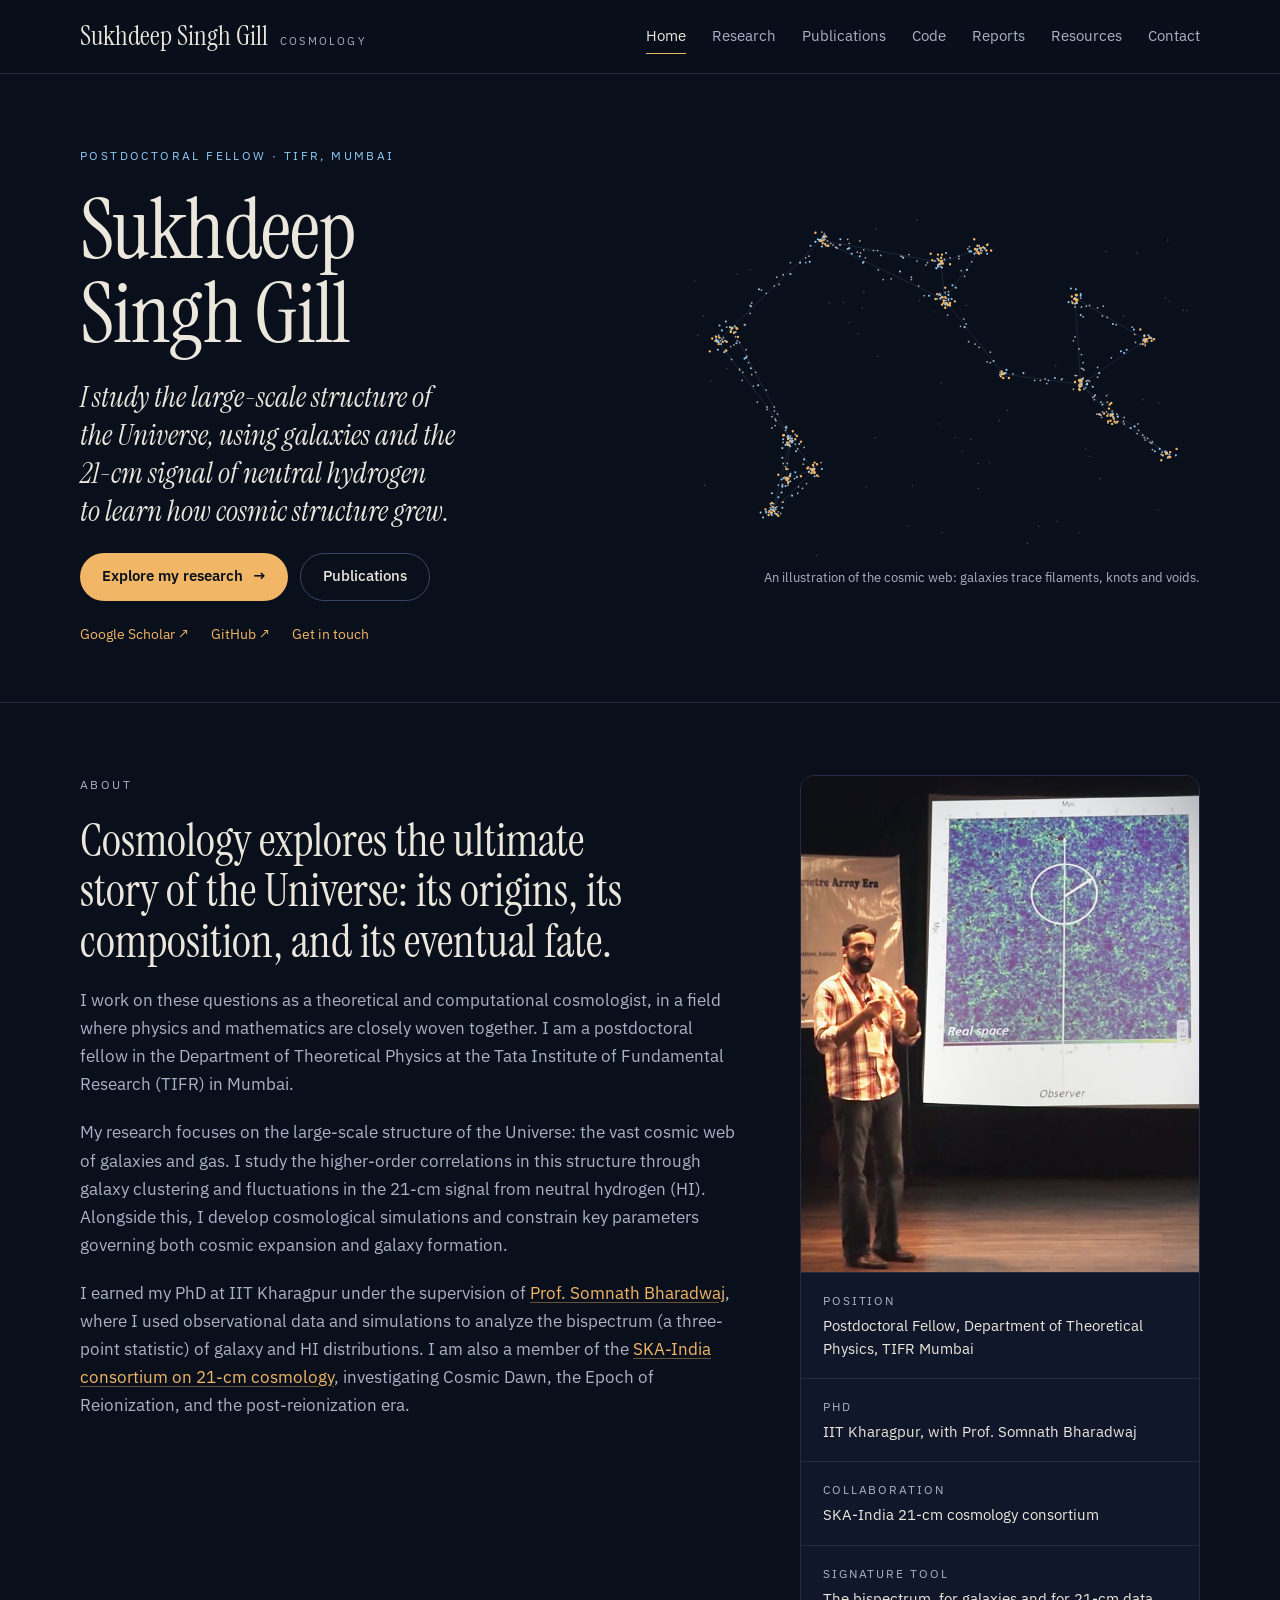
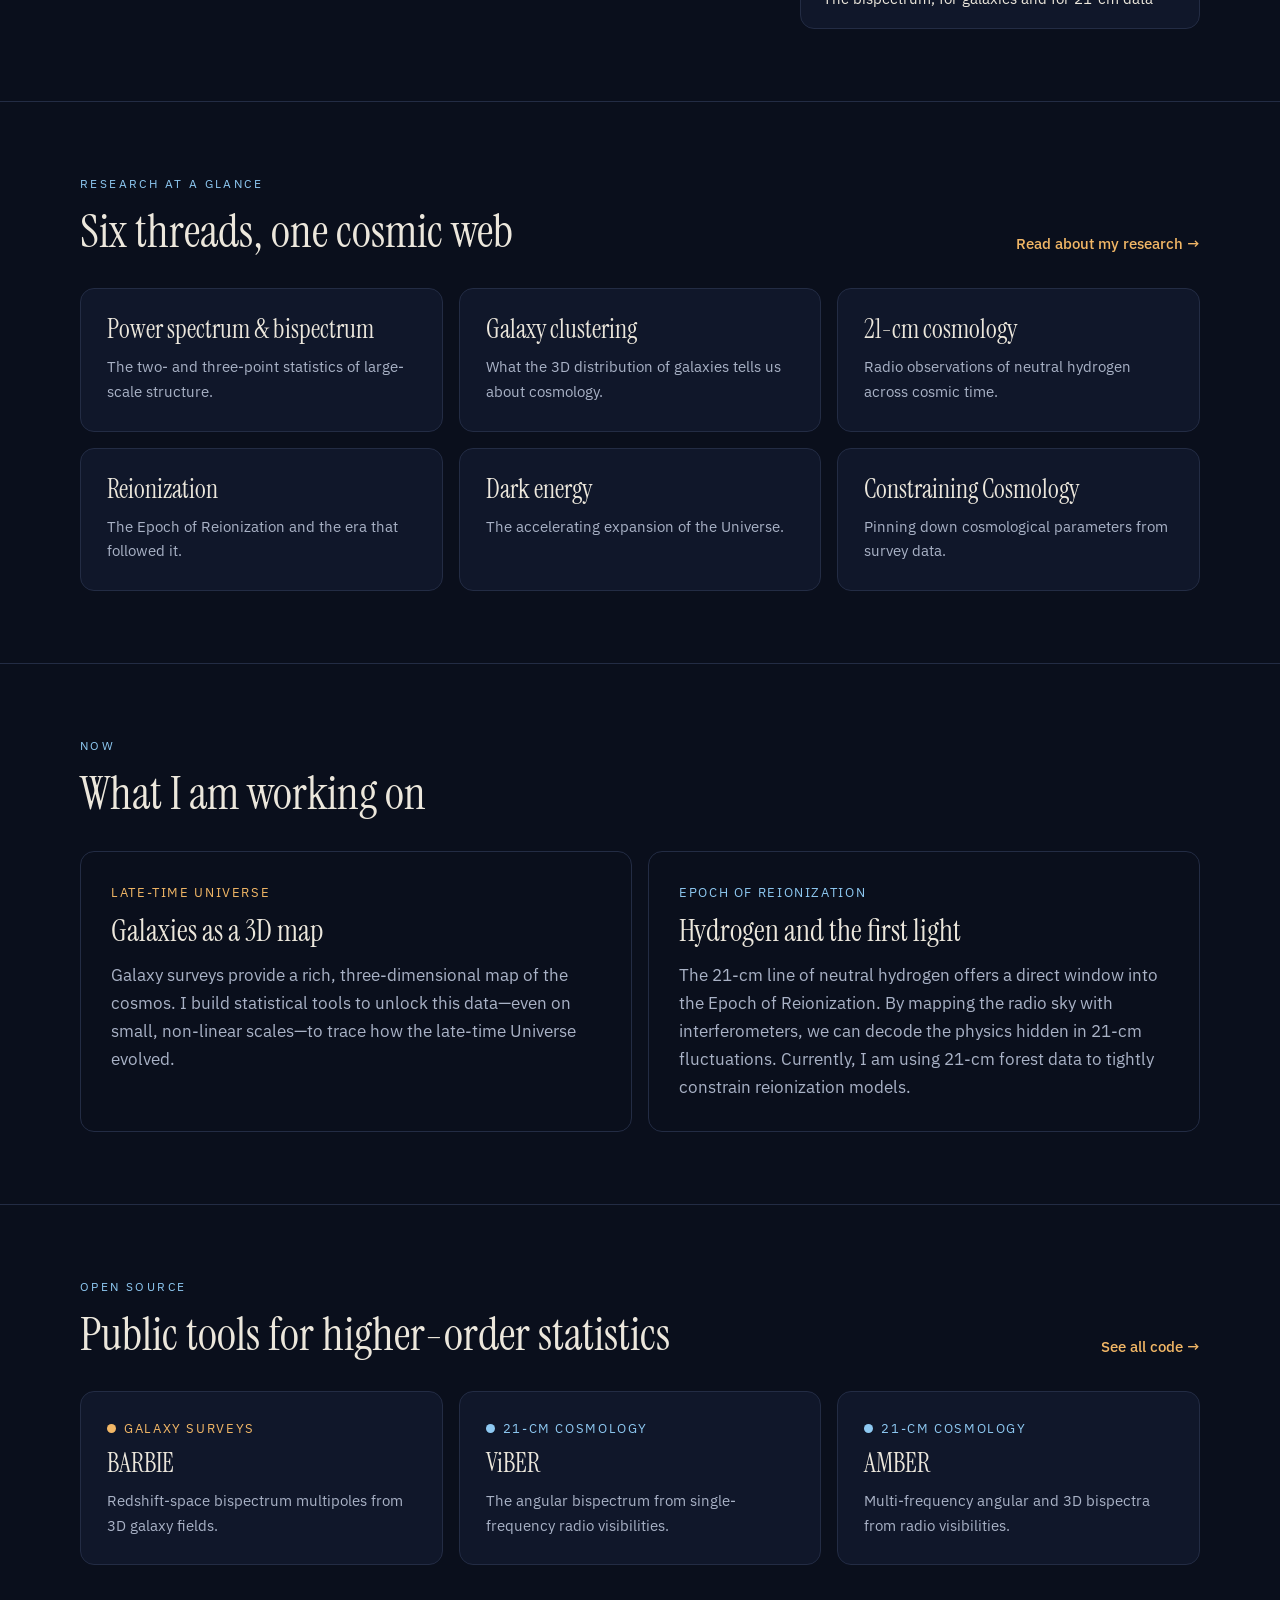
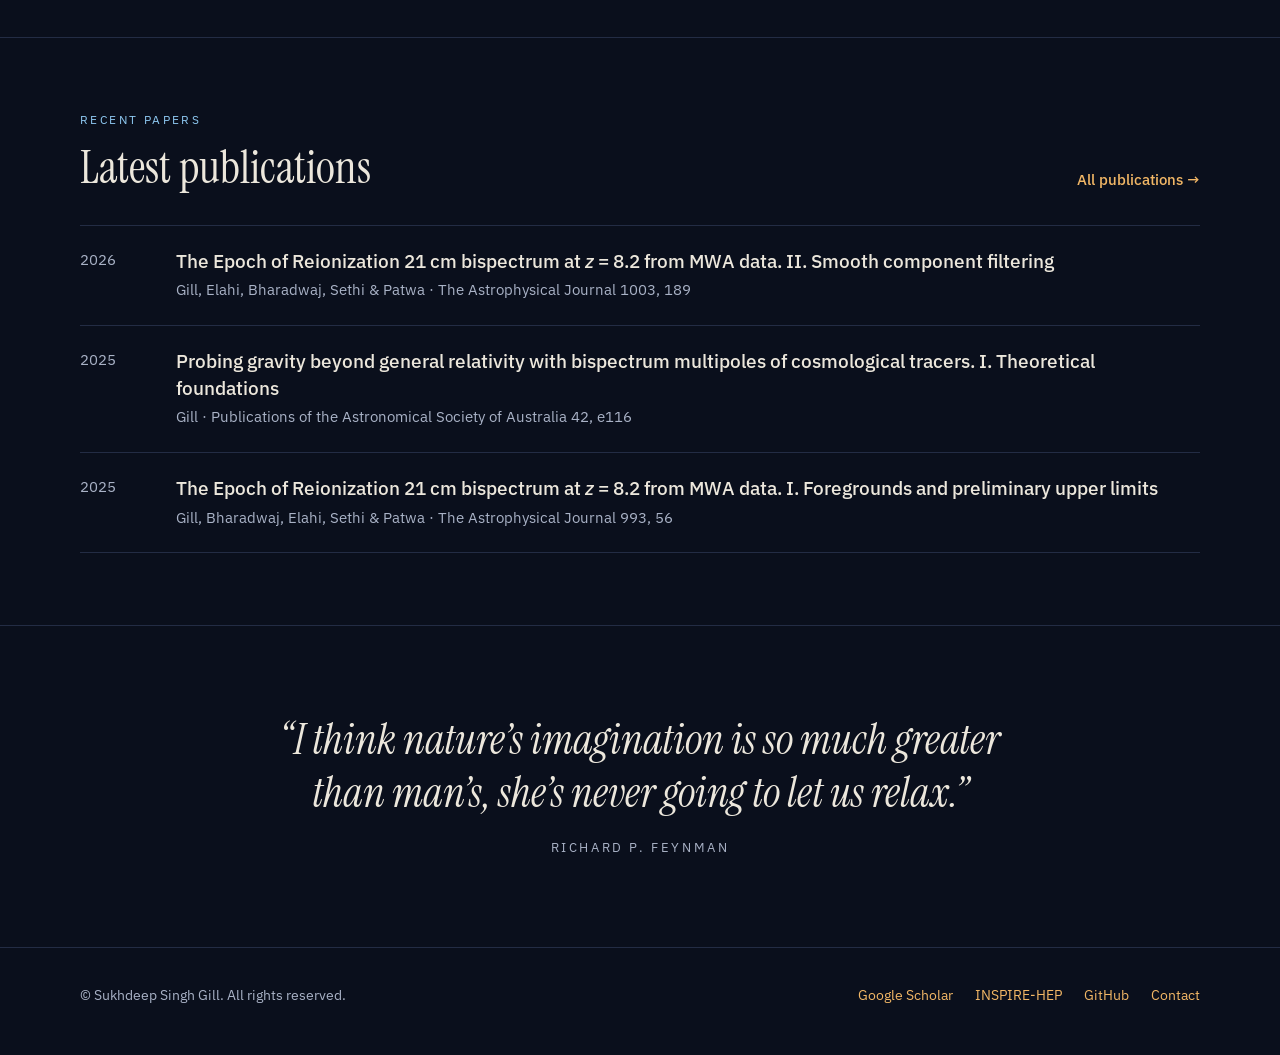
<file: index.html>
<!doctype html>
<html lang="en">
<head>
<meta charset="utf-8">
<meta name="viewport" content="width=device-width, initial-scale=1, viewport-fit=cover">
<title>Sukhdeep Singh Gill · Cosmology</title>
<meta name="description" content="Sukhdeep Singh Gill is a cosmologist at TIFR Mumbai studying the large-scale structure of the Universe with galaxy surveys and the 21-cm signal of neutral hydrogen.">
<meta name="author" content="Sukhdeep Singh Gill">
<meta name="theme-color" content="#0A0F1C">
<meta name="color-scheme" content="dark">
<meta property="og:type" content="website">
<meta property="og:title" content="Sukhdeep Singh Gill · Cosmology">
<meta property="og:description" content="Sukhdeep Singh Gill is a cosmologist at TIFR Mumbai studying the large-scale structure of the Universe with galaxy surveys and the 21-cm signal of neutral hydrogen.">
<meta property="og:url" content="https://sukhdeepsinghgill.github.io/">
<link rel="canonical" href="https://sukhdeepsinghgill.github.io/">
<link rel="icon" href="images/favicon.svg" type="image/svg+xml">
<link rel="preconnect" href="https://fonts.googleapis.com">
<link rel="preconnect" href="https://fonts.gstatic.com" crossorigin>
<link rel="stylesheet" href="https://fonts.googleapis.com/css2?family=IBM+Plex+Sans:ital,wght@0,400;0,500;0,600;1,400&amp;family=Instrument+Serif:ital@0;1&amp;family=STIX+Two+Text:ital,wght@0,400;0,700;1,400&amp;display=swap">
<link rel="stylesheet" href="assets/style.css">
<script>document.documentElement.classList.add('js');</script>
</head>
<body>
<a class="skip-link" href="#main">Skip to content</a>
<header class="site-header">
<div class="wrap">
<a class="brand" href="index.html"><span class="brand-name">Sukhdeep Singh Gill</span><span class="brand-tag">Cosmology</span></a>
<nav class="nav" aria-label="Main">
<a href="index.html" aria-current="page">Home</a>
<a href="research.html">Research</a>
<a href="publications.html">Publications</a>
<a href="code.html">Code</a>
<a href="reports.html">Reports</a>
<a href="resources.html">Resources</a>
<a href="contact.html">Contact</a>
</nav>
</div>
</header>
<main id="main">
<section class="hero">
<div class="wrap">
<div class="hero-text">
<p class="eyebrow rise">Postdoctoral Fellow · TIFR, Mumbai</p>
<h1 class="display rise d1">Sukhdeep Singh Gill</h1>
<p class="lead rise d2">I study the large-scale structure of the Universe, using galaxies and the 21-cm signal of neutral hydrogen to learn how cosmic structure grew.</p>
<div class="actions rise d3">
<a class="btn btn-solid" href="research.html">Explore my research <span class="arrow" aria-hidden="true">→</span></a>
<a class="btn btn-ghost" href="publications.html">Publications</a>
</div>
<p class="inline-links muted rise d4">
<a href="https://scholar.google.com/citations?user=yd1vCpYAAAAJ&amp;hl=en">Google Scholar <span class="arrow ne" aria-hidden="true">↗</span></a>
<a href="https://github.com/sukhdeepsinghgill">GitHub <span class="arrow ne" aria-hidden="true">↗</span></a>
<a href="contact.html">Get in touch</a>
</p>
</div>
<figure class="hero-art rise d2">
<svg viewBox="0 0 640 440" role="img" aria-label="Illustration of the cosmic web: galaxies gathered along thin filaments, with dense knots where filaments meet and nearly empty voids between them.">
<g class="drift">
<path fill="none" stroke="#8EC9F2" stroke-opacity=".16" stroke-width="1" d="M368 56L319 74 M492 225L485 118 M323 120L368 56 M323 120L319 74 M492 225L530 264 M492 225L573 170 M132 292L161 331 M132 292L42 171 M170 46L319 74 M132 292L127 341 M396 212L492 225 M132 292L59 155 M161 331L127 341 M485 118L573 170 M492 225L599 311 M323 120L170 46 M127 341L110 383 M170 46L59 155 M599 311L530 264 M42 171L59 155 M396 212L323 120 M132 292L110 383 M161 331L110 383"/>
<path fill="none" stroke="#A9B2C6" stroke-opacity=".45" stroke-width="1.6" stroke-linecap="round" d="M13 97h0M17 164h0M24 140h0M26 350h0M33 221h0M53 205h0M66 88h0M82 83h0M165 437h0M180 124h0M198 123h0M205 148h0M216 162h0M221 130h0M223 110h0M226 352h0M229 59h0M237 291h0M238 32h0M240 190h0M278 401h0M283 351h0M289 21h0M292 121h0M310 135h0M316 274h0M319 223h0M320 409h0M324 113h0M336 291h0M345 308h0M350 127h0M356 293h0M365 323h0M365 354h0M379 322h0M391 270h0M400 215h0M401 257h0M426 422h0M440 401h0M461 202h0M463 395h0M489 409h0M491 222h0M498 305h0M503 314h0M516 342h0M523 60h0M526 237h0M545 140h0M562 62h0M569 244h0M588 381h0M589 248h0M597 118h0M600 46h0M602 122h0M619 133h0M624 133h0"/>
<path fill="none" stroke="#ECE7DC" stroke-opacity=".72" stroke-width="2.2" stroke-linecap="round" d="M39 165h0M43 164h0M43 166h0M45 171h0M47 169h0M49 167h0M53 154h0M53 183h0M58 158h0M58 178h0M59 157h0M59 194h0M60 155h0M62 176h0M64 166h0M66 171h0M69 173h0M69 206h0M69 207h0M72 220h0M73 210h0M75 151h0M76 151h0M77 182h0M78 190h0M80 198h0M82 127h0M82 137h0M84 124h0M84 213h0M86 227h0M89 210h0M91 247h0M96 108h0M102 112h0M102 232h0M103 253h0M103 256h0M105 384h0M107 373h0M107 378h0M108 375h0M109 265h0M109 279h0M111 373h0M111 382h0M112 103h0M112 253h0M112 258h0M113 268h0M113 276h0M114 270h0M114 380h0M115 92h0M115 377h0M116 262h0M117 350h0M117 383h0M118 101h0M120 385h0M122 349h0M122 371h0M123 89h0M123 297h0M123 323h0M123 341h0M123 371h0M124 342h0M125 340h0M126 278h0M126 282h0M126 327h0M127 277h0M128 290h0M128 323h0M129 289h0M129 330h0M129 350h0M130 297h0M130 342h0M131 292h0M131 299h0M132 74h0M132 289h0M132 302h0M132 338h0M132 345h0M134 296h0M137 342h0M138 287h0M138 299h0M141 305h0M141 360h0M142 352h0M147 354h0M148 324h0M149 303h0M151 68h0M151 74h0M152 348h0M155 66h0M155 334h0M159 335h0M161 327h0M163 48h0M167 339h0M169 47h0M170 45h0M170 322h0M171 36h0M171 47h0M174 38h0M175 45h0M176 53h0M177 42h0M178 47h0M182 50h0M185 52h0M188 55h0M189 55h0M190 56h0M193 52h0M194 52h0M203 45h0M205 50h0M215 61h0M218 47h0M219 62h0M223 58h0M223 73h0M225 68h0M235 59h0M240 59h0M241 83h0M244 65h0M247 95h0M257 94h0M269 66h0M271 67h0M279 64h0M282 92h0M282 95h0M289 72h0M291 103h0M298 115h0M300 77h0M302 74h0M313 81h0M314 69h0M314 119h0M315 69h0M316 76h0M316 114h0M317 112h0M318 74h0M318 76h0M318 79h0M318 119h0M320 72h0M320 75h0M320 116h0M322 117h0M323 121h0M324 111h0M325 118h0M325 121h0M326 124h0M327 139h0M328 110h0M328 121h0M330 68h0M341 66h0M341 69h0M343 153h0M344 84h0M347 144h0M348 91h0M350 150h0M352 57h0M353 172h0M354 54h0M357 73h0M361 175h0M362 57h0M362 62h0M366 179h0M368 57h0M368 59h0M368 62h0M369 62h0M370 59h0M371 55h0M373 57h0M376 197h0M377 51h0M380 185h0M380 198h0M392 210h0M394 212h0M397 212h0M408 212h0M435 220h0M442 220h0M448 218h0M450 224h0M452 220h0M468 219h0M469 218h0M481 122h0M483 171h0M483 231h0M485 129h0M485 166h0M485 214h0M487 114h0M487 124h0M487 214h0M490 181h0M490 219h0M490 220h0M490 226h0M491 222h0M492 118h0M493 129h0M493 188h0M493 205h0M493 222h0M495 141h0M495 198h0M495 206h0M495 217h0M495 218h0M496 207h0M496 231h0M498 229h0M499 128h0M499 221h0M499 225h0M501 220h0M503 127h0M503 221h0M507 241h0M509 240h0M509 244h0M510 238h0M512 262h0M513 130h0M513 204h0M513 216h0M517 247h0M518 266h0M519 140h0M519 259h0M520 128h0M524 239h0M524 259h0M525 142h0M525 247h0M526 262h0M526 273h0M530 192h0M531 258h0M531 261h0M532 261h0M533 268h0M535 273h0M536 151h0M537 262h0M538 265h0M538 271h0M545 271h0M546 266h0M546 274h0M556 154h0M559 163h0M560 173h0M562 286h0M563 274h0M564 282h0M566 175h0M569 171h0M569 288h0M571 291h0M572 175h0M572 177h0M572 294h0M575 172h0M575 292h0M576 168h0M577 166h0M578 297h0M579 167h0M580 298h0M581 296h0M581 306h0M593 309h0M599 309h0"/>
<path class="tw1" fill="none" stroke="#8EC9F2" stroke-width="2.6" stroke-linecap="round" d="M40 169h0M40 171h0M41 172h0M42 171h0M42 182h0M43 173h0M44 152h0M46 175h0M47 158h0M50 185h0M51 171h0M52 147h0M57 154h0M63 153h0M64 160h0M65 174h0M75 193h0M77 192h0M83 128h0M83 205h0M92 226h0M93 107h0M95 384h0M98 390h0M102 383h0M102 384h0M108 380h0M108 385h0M109 360h0M109 387h0M110 381h0M111 380h0M113 378h0M113 385h0M117 365h0M121 343h0M121 359h0M122 304h0M122 316h0M122 351h0M122 352h0M122 378h0M123 293h0M126 300h0M126 351h0M127 279h0M127 341h0M128 299h0M129 289h0M129 293h0M130 291h0M130 346h0M131 301h0M132 88h0M132 295h0M132 336h0M133 292h0M133 296h0M134 292h0M134 297h0M134 363h0M135 295h0M138 334h0M139 308h0M140 340h0M143 299h0M144 74h0M149 318h0M155 333h0M156 73h0M157 53h0M161 334h0M162 330h0M162 339h0M163 48h0M166 45h0M168 46h0M168 47h0M171 54h0M171 330h0M172 43h0M173 41h0M173 42h0M174 43h0M178 53h0M194 45h0M203 57h0M205 56h0M208 63h0M218 66h0M222 74h0M268 85h0M272 68h0M304 115h0M311 72h0M313 81h0M315 77h0M315 79h0M318 114h0M318 118h0M319 74h0M319 75h0M320 80h0M323 70h0M324 124h0M324 126h0M325 62h0M327 127h0M328 114h0M328 119h0M332 119h0M333 102h0M337 105h0M348 154h0M351 83h0M354 60h0M356 60h0M360 63h0M364 57h0M366 53h0M367 56h0M373 56h0M376 63h0M384 196h0M392 213h0M397 211h0M399 211h0M400 207h0M421 211h0M460 217h0M477 123h0M480 106h0M485 118h0M485 125h0M486 107h0M486 119h0M486 120h0M487 115h0M487 124h0M490 227h0M492 113h0M492 115h0M492 139h0M493 224h0M493 227h0M494 219h0M500 224h0M500 225h0M507 228h0M515 211h0M517 263h0M519 250h0M529 262h0M532 150h0M532 262h0M532 265h0M538 265h0M542 184h0M546 186h0M549 182h0M554 279h0M558 157h0M559 277h0M570 169h0M571 164h0M573 169h0M576 164h0M580 168h0M584 308h0M590 305h0M592 312h0M597 308h0M597 309h0M599 311h0M600 316h0M602 312h0M602 315h0M610 313h0"/>
<path class="tw2" fill="none" stroke="#F2B766" stroke-width="3" stroke-linecap="round" d="M32 184h0M35 168h0M39 171h0M40 166h0M43 175h0M44 167h0M48 172h0M52 183h0M53 172h0M58 160h0M59 155h0M60 155h0M62 161h0M65 155h0M66 156h0M67 166h0M101 380h0M105 387h0M106 382h0M108 384h0M109 372h0M109 384h0M110 377h0M112 382h0M115 386h0M117 337h0M117 388h0M123 288h0M124 288h0M127 330h0M127 341h0M127 343h0M128 297h0M128 341h0M128 344h0M129 292h0M129 300h0M129 342h0M129 347h0M131 339h0M132 295h0M135 283h0M138 293h0M140 289h0M145 296h0M145 339h0M153 329h0M154 328h0M157 330h0M158 335h0M159 332h0M160 325h0M160 330h0M161 331h0M162 322h0M162 334h0M162 335h0M163 37h0M165 324h0M165 338h0M170 46h0M170 47h0M172 50h0M173 46h0M175 41h0M175 51h0M178 53h0M179 53h0M306 63h0M308 71h0M312 119h0M314 113h0M315 64h0M316 71h0M317 76h0M319 68h0M319 72h0M320 64h0M320 72h0M320 117h0M320 126h0M321 75h0M322 121h0M322 124h0M324 105h0M324 117h0M324 130h0M326 125h0M328 126h0M330 76h0M330 124h0M330 127h0M336 122h0M360 45h0M361 57h0M363 59h0M364 53h0M365 61h0M365 62h0M366 63h0M368 56h0M371 55h0M375 59h0M376 52h0M381 59h0M393 215h0M394 209h0M394 212h0M395 212h0M396 212h0M396 217h0M403 217h0M481 116h0M482 124h0M484 119h0M485 119h0M485 222h0M486 114h0M486 119h0M487 114h0M487 121h0M487 123h0M488 120h0M490 220h0M490 231h0M491 220h0M491 225h0M491 228h0M491 232h0M492 225h0M493 219h0M493 221h0M493 225h0M515 262h0M521 261h0M525 264h0M526 271h0M527 255h0M528 250h0M529 264h0M529 270h0M530 248h0M531 263h0M531 274h0M533 267h0M534 271h0M537 272h0M566 157h0M569 175h0M571 165h0M571 171h0M572 169h0M572 171h0M572 172h0M573 171h0M574 169h0M578 167h0M580 171h0M583 169h0M592 319h0M594 313h0M598 311h0M599 310h0M601 315h0M603 309h0M603 315h0M611 305h0"/>
</g>
</svg>
<figcaption>An illustration of the cosmic web: galaxies trace filaments, knots and voids.</figcaption>
</figure>
</div>
</section>

<section class="section" aria-labelledby="about-h">
<div class="wrap split reveal">
<div class="main prose">
<p class="eyebrow">About</p>
<h2 id="about-h" class="h2">Cosmology explores the ultimate story of the Universe: its origins, its composition, and its eventual fate.</h2>
<p>I work on these questions as a theoretical and computational cosmologist, in a field where physics and mathematics are closely woven together. I am a postdoctoral fellow in the Department of Theoretical Physics at the Tata Institute of Fundamental Research (TIFR) in Mumbai.</p>
<p>My research focuses on the large-scale structure of the Universe: the vast cosmic web of galaxies and gas. I study the higher-order correlations in this structure through galaxy clustering and fluctuations in the 21-cm signal from neutral hydrogen (HI). Alongside this, I develop cosmological simulations and constrain key parameters governing both cosmic expansion and galaxy formation.</p>
<p>I earned my PhD at IIT Kharagpur under the supervision of <a href="https://sites.google.com/view/somnathbharadwaj/home">Prof. Somnath Bharadwaj</a>, where I used observational data and simulations to analyze the bispectrum (a three-point statistic) of galaxy and HI distributions. I am also a member of the <a href="https://sites.google.com/view/eor21cm-india/home">SKA-India consortium on 21-cm cosmology</a>, investigating Cosmic Dawn, the Epoch of Reionization, and the post-reionization era.</p>
</div>
<aside class="side facts" style="flex-basis: 400px" aria-label="At a glance">
<div class="portrait"><img src="images/portrait.jpg" width="720" height="900" alt="Sukhdeep Singh Gill giving a talk on stage, beside a projected map of a simulated cosmological field with an observer line of sight." onerror="this.parentElement.remove()"></div>
<dl>
<div><dt>Position</dt><dd>Postdoctoral Fellow, Department of Theoretical Physics, TIFR Mumbai</dd></div>
<div><dt>PhD</dt><dd>IIT Kharagpur, with Prof. Somnath Bharadwaj</dd></div>
<div><dt>Collaboration</dt><dd>SKA-India 21-cm cosmology consortium</dd></div>
<div><dt>Signature tool</dt><dd>The bispectrum, for galaxies and for 21-cm data</dd></div>
</dl>
</aside>
</div>
</section>

<section class="section" aria-labelledby="areas-h">
<div class="wrap reveal">
<div class="section-head">
<div class="stack">
<p class="eyebrow">Research at a glance</p>
<h2 id="areas-h" class="h2">Six threads, one cosmic web</h2>
</div>
<a class="more" href="research.html">Read about my research <span class="arrow" aria-hidden="true">→</span></a>
</div>
<div class="grid" style="--min: 320px">
<a class="card card-link" href="research.html#idea"><span class="card-title">Power spectrum &amp; bispectrum</span><span class="small muted">The two- and three-point statistics of large-scale structure.</span></a>
<a class="card card-link" href="research.html#built"><span class="card-title">Galaxy clustering</span><span class="small muted">What the 3D distribution of galaxies tells us about cosmology.</span></a>
<a class="card card-link" href="research.html#window"><span class="card-title">21-cm cosmology</span><span class="small muted">Radio observations of neutral hydrogen across cosmic time.</span></a>
<a class="card card-link" href="research.html#window"><span class="card-title">Reionization</span><span class="small muted">The Epoch of Reionization and the era that followed it.</span></a>
<a class="card card-link" href="research.html#idea"><span class="card-title">Dark energy</span><span class="small muted">The accelerating expansion of the Universe.</span></a>
<a class="card card-link" href="research.html#now"><span class="card-title">Constraining Cosmology</span><span class="small muted">Pinning down cosmological parameters from survey data.</span></a>
</div>
</div>
</section>

<section class="section" aria-labelledby="now-h">
<div class="wrap reveal">
<div class="section-head">
<div class="stack">
<p class="eyebrow">Now</p>
<h2 id="now-h" class="h2">What I am working on</h2>
</div>
</div>
<div class="grid" style="--min: 420px">
<article class="card plain">
<p class="tag amber">Late-time Universe</p>
<h3 class="h3">Galaxies as a 3D map</h3>
<p class="muted">Galaxy surveys provide a rich, three-dimensional map of the cosmos. I build statistical tools to unlock this data—even on small, non-linear scales—to trace how the late-time Universe evolved.</p>
</article>
<article class="card plain">
<p class="tag blue">Epoch of Reionization</p>
<h3 class="h3">Hydrogen and the first light</h3>
<p class="muted">The 21-cm line of neutral hydrogen offers a direct window into the Epoch of Reionization. By mapping the radio sky with interferometers, we can decode the physics hidden in 21-cm fluctuations. Currently, I am using 21-cm forest data to tightly constrain reionization models.</p>
</article>
</div>
</div>
</section>

<section class="section" aria-labelledby="code-h">
<div class="wrap reveal">
<div class="section-head">
<div class="stack">
<p class="eyebrow">Open source</p>
<h2 id="code-h" class="h2">Public tools for higher-order statistics</h2>
</div>
<a class="more" href="code.html">See all code <span class="arrow" aria-hidden="true">→</span></a>
</div>
<div class="grid" style="--min: 300px">
<a class="card card-link" href="code.html#barbie"><span class="tag amber"><span class="dot amber"></span>Galaxy surveys</span><span class="card-title">BARBIE</span><span class="small muted">Redshift-space bispectrum multipoles from 3D galaxy fields.</span></a>
<a class="card card-link" href="code.html#viber"><span class="tag blue"><span class="dot blue"></span>21-cm cosmology</span><span class="card-title">ViBER</span><span class="small muted">The angular bispectrum from single-frequency radio visibilities.</span></a>
<a class="card card-link" href="code.html#amber"><span class="tag blue"><span class="dot blue"></span>21-cm cosmology</span><span class="card-title">AMBER</span><span class="small muted">Multi-frequency angular and 3D bispectra from radio visibilities.</span></a>
</div>
</div>
</section>

<section class="section" aria-labelledby="pubs-h">
<div class="wrap reveal">
<div class="section-head">
<div class="stack">
<p class="eyebrow">Recent papers</p>
<h2 id="pubs-h" class="h2">Latest publications</h2>
</div>
<a class="more" href="publications.html">All publications <span class="arrow" aria-hidden="true">→</span></a>
</div>
<ol class="rows">
<li class="pub-row"><span class="yr">2026</span><span class="body"><a href="https://doi.org/10.3847/1538-4357/ae66f4">The Epoch of Reionization 21 cm bispectrum at <i>z</i> = 8.2 from MWA data. II. Smooth component filtering</a><span class="small muted">Gill, Elahi, Bharadwaj, Sethi &amp; Patwa · The Astrophysical Journal 1003, 189</span></span></li>
<li class="pub-row"><span class="yr">2025</span><span class="body"><a href="https://doi.org/10.1017/pasa.2025.10078">Probing gravity beyond general relativity with bispectrum multipoles of cosmological tracers. I. Theoretical foundations</a><span class="small muted">Gill · Publications of the Astronomical Society of Australia 42, e116</span></span></li>
<li class="pub-row"><span class="yr">2025</span><span class="body"><a href="https://doi.org/10.3847/1538-4357/ae0463">The Epoch of Reionization 21 cm bispectrum at <i>z</i> = 8.2 from MWA data. I. Foregrounds and preliminary upper limits</a><span class="small muted">Gill, Bharadwaj, Elahi, Sethi &amp; Patwa · The Astrophysical Journal 993, 56</span></span></li>
</ol>
</div>
</section>

<section class="section quote" aria-label="Quotation">
<figure class="reveal">
<blockquote>“I think nature’s imagination is so much greater than man’s, she’s never going to let us relax.”</blockquote>
<figcaption>Richard P. Feynman</figcaption>
</figure>
</section>
</main>
<footer class="site-footer">
<div class="wrap">
<p>© Sukhdeep Singh Gill. All rights reserved.</p>
<p class="inline-links"><a href="https://scholar.google.com/citations?user=yd1vCpYAAAAJ&amp;hl=en">Google Scholar</a><a href="https://inspirehep.net/authors/2758668">INSPIRE-HEP</a><a href="https://github.com/sukhdeepsinghgill">GitHub</a><a href="contact.html">Contact</a></p>
</div>
</footer>
<script>
(function () {
  var els = [].slice.call(document.querySelectorAll('.reveal'));
  var still = window.matchMedia && window.matchMedia('(prefers-reduced-motion: reduce)').matches;
  if (!('IntersectionObserver' in window) || still) {
    els.forEach(function (e) { e.classList.add('in'); });
    return;
  }
  var io = new IntersectionObserver(function (entries) {
    entries.forEach(function (en) {
      if (en.isIntersecting) { en.target.classList.add('in'); io.unobserve(en.target); }
    });
  }, { rootMargin: '0px 0px -6% 0px', threshold: 0.05 });
  els.forEach(function (e) { io.observe(e); });
})();
</script>
</body>
</html>
</file>
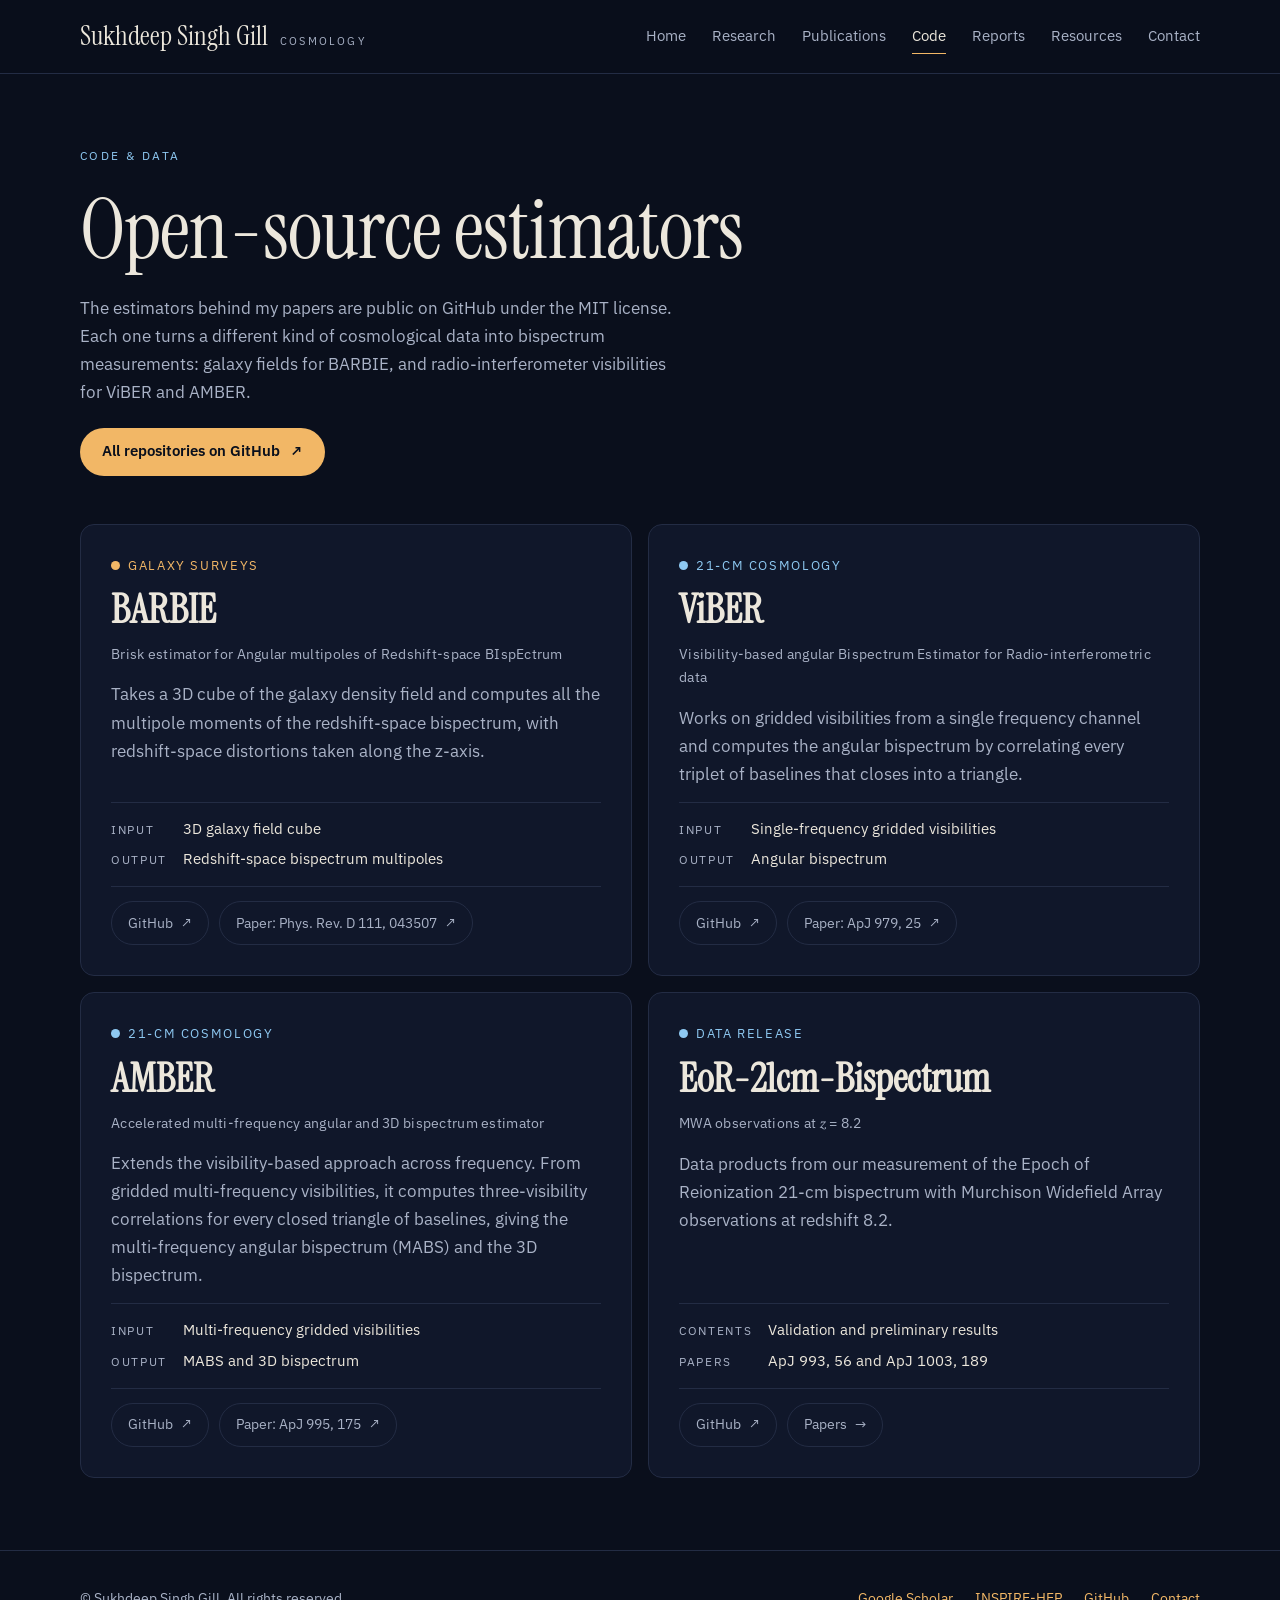
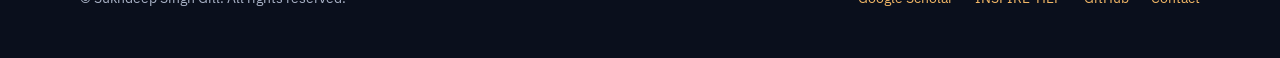
<file: code.html>
<!doctype html>
<html lang="en">
<head>
<meta charset="utf-8">
<meta name="viewport" content="width=device-width, initial-scale=1, viewport-fit=cover">
<title>Code · Sukhdeep Singh Gill</title>
<meta name="description" content="Open-source bispectrum estimators for galaxy surveys and radio-interferometric data: BARBIE, ViBER and AMBER.">
<meta name="author" content="Sukhdeep Singh Gill">
<meta name="theme-color" content="#0A0F1C">
<meta name="color-scheme" content="dark">
<meta property="og:type" content="website">
<meta property="og:title" content="Code · Sukhdeep Singh Gill">
<meta property="og:description" content="Open-source bispectrum estimators for galaxy surveys and radio-interferometric data: BARBIE, ViBER and AMBER.">
<meta property="og:url" content="https://sukhdeepsinghgill.github.io/code.html">
<link rel="canonical" href="https://sukhdeepsinghgill.github.io/code.html">
<link rel="icon" href="images/favicon.svg" type="image/svg+xml">
<link rel="preconnect" href="https://fonts.googleapis.com">
<link rel="preconnect" href="https://fonts.gstatic.com" crossorigin>
<link rel="stylesheet" href="https://fonts.googleapis.com/css2?family=IBM+Plex+Sans:ital,wght@0,400;0,500;0,600;1,400&amp;family=Instrument+Serif:ital@0;1&amp;family=STIX+Two+Text:ital,wght@0,400;0,700;1,400&amp;display=swap">
<link rel="stylesheet" href="assets/style.css">
<script>document.documentElement.classList.add('js');</script>
</head>
<body>
<a class="skip-link" href="#main">Skip to content</a>
<header class="site-header">
<div class="wrap">
<a class="brand" href="index.html"><span class="brand-name">Sukhdeep Singh Gill</span><span class="brand-tag">Cosmology</span></a>
<nav class="nav" aria-label="Main">
<a href="index.html">Home</a>
<a href="research.html">Research</a>
<a href="publications.html">Publications</a>
<a href="code.html" aria-current="page">Code</a>
<a href="reports.html">Reports</a>
<a href="resources.html">Resources</a>
<a href="contact.html">Contact</a>
</nav>
</div>
</header>
<main id="main">
<section class="page-intro">
<div class="wrap">
<p class="eyebrow rise">Code &amp; data</p>
<h1 class="display rise d1">Open-source estimators</h1>
<p class="intro-text rise d2">The estimators behind my papers are public on GitHub under the MIT license. Each one turns a different kind of cosmological data into bispectrum measurements: galaxy fields for BARBIE, and radio-interferometer visibilities for ViBER and AMBER.</p>
<div class="actions rise d3">
<a class="btn btn-solid" href="https://github.com/sukhdeepsinghgill">All repositories on GitHub <span class="arrow ne" aria-hidden="true">↗</span></a>
</div>
</div>
</section>

<section aria-label="Repositories">
<div class="wrap" style="padding-bottom: 72px">
<div class="grid reveal" style="--min: 460px">

<article id="barbie" class="card repo">
<p class="tag amber"><span class="dot amber"></span>Galaxy surveys</p>
<h2 class="name">BARBIE</h2>
<p class="full">Brisk estimator for Angular multipoles of Redshift-space BIspEctrum</p>
<p class="muted grow">Takes a 3D cube of the galaxy density field and computes all the multipole moments of the redshift-space bispectrum, with redshift-space distortions taken along the z-axis.</p>
<dl class="io">
<dt>Input</dt><dd>3D galaxy field cube</dd>
<dt>Output</dt><dd>Redshift-space bispectrum multipoles</dd>
</dl>
<div class="chips"><a class="chip" href="https://github.com/sukhdeepsinghgill/BARBIE">GitHub <span class="arrow ne" aria-hidden="true">↗</span></a><a class="chip" href="https://doi.org/10.1103/PhysRevD.111.043507">Paper: Phys. Rev. D 111, 043507 <span class="arrow ne" aria-hidden="true">↗</span></a></div>
</article>

<article id="viber" class="card repo">
<p class="tag blue"><span class="dot blue"></span>21-cm cosmology</p>
<h2 class="name">ViBER</h2>
<p class="full">Visibility-based angular Bispectrum Estimator for Radio-interferometric data</p>
<p class="muted grow">Works on gridded visibilities from a single frequency channel and computes the angular bispectrum by correlating every triplet of baselines that closes into a triangle.</p>
<dl class="io">
<dt>Input</dt><dd>Single-frequency gridded visibilities</dd>
<dt>Output</dt><dd>Angular bispectrum</dd>
</dl>
<div class="chips"><a class="chip" href="https://github.com/sukhdeepsinghgill/ViBER">GitHub <span class="arrow ne" aria-hidden="true">↗</span></a><a class="chip" href="https://doi.org/10.3847/1538-4357/ad9b20">Paper: ApJ 979, 25 <span class="arrow ne" aria-hidden="true">↗</span></a></div>
</article>

<article id="amber" class="card repo">
<p class="tag blue"><span class="dot blue"></span>21-cm cosmology</p>
<h2 class="name">AMBER</h2>
<p class="full">Accelerated multi-frequency angular and 3D bispectrum estimator</p>
<p class="muted grow">Extends the visibility-based approach across frequency. From gridded multi-frequency visibilities, it computes three-visibility correlations for every closed triangle of baselines, giving the multi-frequency angular bispectrum (MABS) and the 3D bispectrum.</p>
<dl class="io">
<dt>Input</dt><dd>Multi-frequency gridded visibilities</dd>
<dt>Output</dt><dd>MABS and 3D bispectrum</dd>
</dl>
<div class="chips"><a class="chip" href="https://github.com/sukhdeepsinghgill/AMBER">GitHub <span class="arrow ne" aria-hidden="true">↗</span></a><a class="chip" href="https://doi.org/10.3847/1538-4357/ae160c">Paper: ApJ 995, 175 <span class="arrow ne" aria-hidden="true">↗</span></a></div>
</article>

<article id="data" class="card repo">
<p class="tag blue"><span class="dot blue"></span>Data release</p>
<h2 class="name">EoR-21cm-Bispectrum</h2>
<p class="full">MWA observations at <span class="math"><i>z</i></span> = 8.2</p>
<p class="muted grow">Data products from our measurement of the Epoch of Reionization 21-cm bispectrum with Murchison Widefield Array observations at redshift 8.2.</p>
<dl class="io">
<dt>Contents</dt><dd>Validation and preliminary results</dd>
<dt>Papers</dt><dd>ApJ 993, 56 and ApJ 1003, 189</dd>
</dl>
<div class="chips"><a class="chip" href="https://github.com/sukhdeepsinghgill/EoR-21cm-Bispectrum">GitHub <span class="arrow ne" aria-hidden="true">↗</span></a><a class="chip" href="publications.html">Papers <span class="arrow" aria-hidden="true">→</span></a></div>
</article>

</div>
</div>
</section>
</main>
<footer class="site-footer">
<div class="wrap">
<p>© Sukhdeep Singh Gill. All rights reserved.</p>
<p class="inline-links"><a href="https://scholar.google.com/citations?user=yd1vCpYAAAAJ&amp;hl=en">Google Scholar</a><a href="https://inspirehep.net/authors/2758668">INSPIRE-HEP</a><a href="https://github.com/sukhdeepsinghgill">GitHub</a><a href="contact.html">Contact</a></p>
</div>
</footer>
<script>
(function () {
  var els = [].slice.call(document.querySelectorAll('.reveal'));
  var still = window.matchMedia && window.matchMedia('(prefers-reduced-motion: reduce)').matches;
  if (!('IntersectionObserver' in window) || still) {
    els.forEach(function (e) { e.classList.add('in'); });
    return;
  }
  var io = new IntersectionObserver(function (entries) {
    entries.forEach(function (en) {
      if (en.isIntersecting) { en.target.classList.add('in'); io.unobserve(en.target); }
    });
  }, { rootMargin: '0px 0px -6% 0px', threshold: 0.05 });
  els.forEach(function (e) { io.observe(e); });
})();
</script>
</body>
</html>
</file>
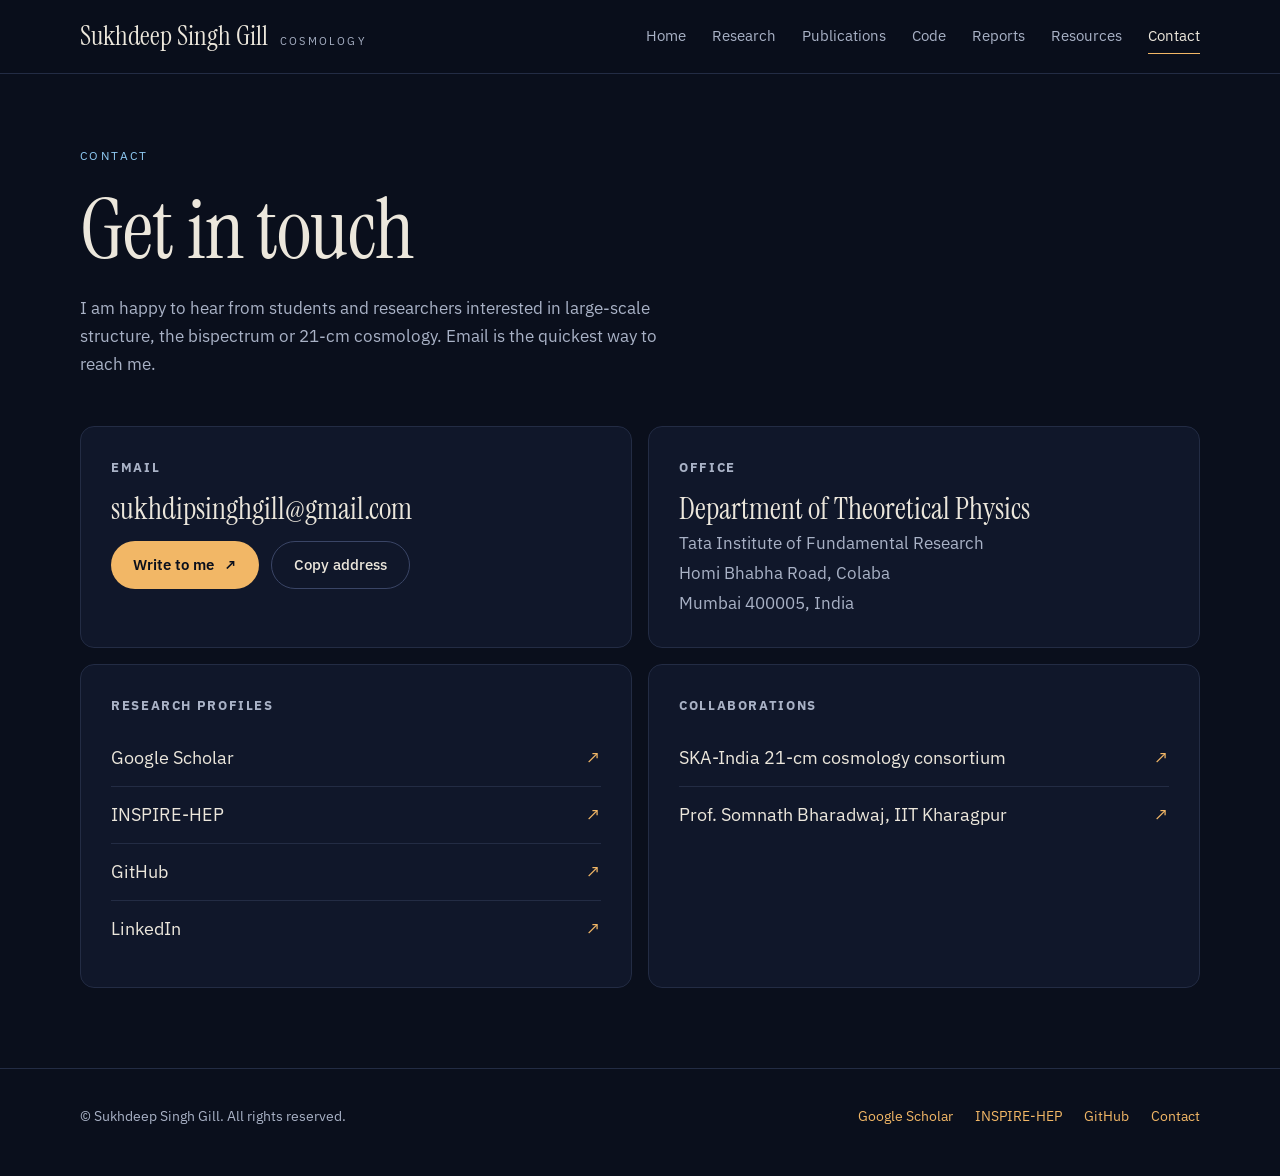
<file: contact.html>
<!doctype html>
<html lang="en">
<head>
<meta charset="utf-8">
<meta name="viewport" content="width=device-width, initial-scale=1, viewport-fit=cover">
<title>Contact · Sukhdeep Singh Gill</title>
<meta name="description" content="How to get in touch with Sukhdeep Singh Gill, Department of Theoretical Physics, TIFR Mumbai.">
<meta name="author" content="Sukhdeep Singh Gill">
<meta name="theme-color" content="#0A0F1C">
<meta name="color-scheme" content="dark">
<meta property="og:type" content="website">
<meta property="og:title" content="Contact · Sukhdeep Singh Gill">
<meta property="og:description" content="How to get in touch with Sukhdeep Singh Gill, Department of Theoretical Physics, TIFR Mumbai.">
<meta property="og:url" content="https://sukhdeepsinghgill.github.io/contact.html">
<link rel="canonical" href="https://sukhdeepsinghgill.github.io/contact.html">
<link rel="icon" href="images/favicon.svg" type="image/svg+xml">
<link rel="preconnect" href="https://fonts.googleapis.com">
<link rel="preconnect" href="https://fonts.gstatic.com" crossorigin>
<link rel="stylesheet" href="https://fonts.googleapis.com/css2?family=IBM+Plex+Sans:ital,wght@0,400;0,500;0,600;1,400&amp;family=Instrument+Serif:ital@0;1&amp;family=STIX+Two+Text:ital,wght@0,400;0,700;1,400&amp;display=swap">
<link rel="stylesheet" href="assets/style.css">
<script>document.documentElement.classList.add('js');</script>
</head>
<body>
<a class="skip-link" href="#main">Skip to content</a>
<header class="site-header">
<div class="wrap">
<a class="brand" href="index.html"><span class="brand-name">Sukhdeep Singh Gill</span><span class="brand-tag">Cosmology</span></a>
<nav class="nav" aria-label="Main">
<a href="index.html">Home</a>
<a href="research.html">Research</a>
<a href="publications.html">Publications</a>
<a href="code.html">Code</a>
<a href="reports.html">Reports</a>
<a href="resources.html">Resources</a>
<a href="contact.html" aria-current="page">Contact</a>
</nav>
</div>
</header>
<main id="main">
<section class="page-intro">
<div class="wrap">
<p class="eyebrow rise">Contact</p>
<h1 class="display rise d1">Get in touch</h1>
<p class="intro-text rise d2">I am happy to hear from students and researchers interested in large-scale structure, the bispectrum or 21-cm cosmology. Email is the quickest way to reach me.</p>
</div>
</section>

<section aria-label="Contact details">
<div class="wrap" style="padding-bottom: 80px">
<div class="grid rise d3" style="--min: 420px">

<article class="card" style="padding: 30px; gap: 14px">
<h2 class="tag">Email</h2>
<p class="big-line">sukhdipsinghgill@gmail.com</p>
<div class="actions">
<a class="btn btn-solid" href="mailto:sukhdipsinghgill@gmail.com">Write to me <span class="arrow ne" aria-hidden="true">↗</span></a>
<button class="btn btn-ghost" type="button" id="copy-email" data-email="sukhdipsinghgill@gmail.com" style="background: transparent; font: inherit; font-weight: 500; font-size: 15px; cursor: pointer">Copy address</button>
</div>
<p class="small muted" id="copy-status" role="status" aria-live="polite"></p>
</article>

<article class="card" style="padding: 30px; gap: 14px">
<h2 class="tag">Office</h2>
<address>
<span class="big-line">Department of Theoretical Physics</span>
<span class="muted">Tata Institute of Fundamental Research</span>
<span class="muted">Homi Bhabha Road, Colaba</span>
<span class="muted">Mumbai 400005, India</span>
</address>
</article>

<article class="card" style="padding: 30px; gap: 14px">
<h2 class="tag">Research profiles</h2>
<ul class="contact-list">
<li><a href="https://scholar.google.com/citations?user=yd1vCpYAAAAJ&amp;hl=en">Google Scholar <span class="arrow ne" aria-hidden="true">↗</span></a></li>
<li><a href="https://inspirehep.net/authors/2758668">INSPIRE-HEP <span class="arrow ne" aria-hidden="true">↗</span></a></li>
<li><a href="https://github.com/sukhdeepsinghgill">GitHub <span class="arrow ne" aria-hidden="true">↗</span></a></li>
<li><a href="https://in.linkedin.com/in/sukhdeep-singh-gill-976726110">LinkedIn <span class="arrow ne" aria-hidden="true">↗</span></a></li>
</ul>
</article>

<article class="card" style="padding: 30px; gap: 14px">
<h2 class="tag">Collaborations</h2>
<ul class="contact-list">
<li><a href="https://sites.google.com/view/eor21cm-india/home">SKA-India 21-cm cosmology consortium <span class="arrow ne" aria-hidden="true">↗</span></a></li>
<li><a href="https://sites.google.com/view/somnathbharadwaj/home">Prof. Somnath Bharadwaj, IIT Kharagpur <span class="arrow ne" aria-hidden="true">↗</span></a></li>
</ul>
</article>

</div>
</div>
</section>

<script>
(function () {
  var btn = document.getElementById('copy-email');
  var status = document.getElementById('copy-status');
  if (!btn) return;
  btn.addEventListener('click', function () {
    var email = btn.getAttribute('data-email');
    var done = function () { status.textContent = 'Copied ' + email + ' to your clipboard.'; };
    if (navigator.clipboard && navigator.clipboard.writeText) {
      navigator.clipboard.writeText(email).then(done, function () { status.textContent = 'Select the address above to copy it.'; });
    } else {
      status.textContent = 'Select the address above to copy it.';
    }
  });
})();
</script>
</main>
<footer class="site-footer">
<div class="wrap">
<p>© Sukhdeep Singh Gill. All rights reserved.</p>
<p class="inline-links"><a href="https://scholar.google.com/citations?user=yd1vCpYAAAAJ&amp;hl=en">Google Scholar</a><a href="https://inspirehep.net/authors/2758668">INSPIRE-HEP</a><a href="https://github.com/sukhdeepsinghgill">GitHub</a><a href="contact.html">Contact</a></p>
</div>
</footer>
<script>
(function () {
  var els = [].slice.call(document.querySelectorAll('.reveal'));
  var still = window.matchMedia && window.matchMedia('(prefers-reduced-motion: reduce)').matches;
  if (!('IntersectionObserver' in window) || still) {
    els.forEach(function (e) { e.classList.add('in'); });
    return;
  }
  var io = new IntersectionObserver(function (entries) {
    entries.forEach(function (en) {
      if (en.isIntersecting) { en.target.classList.add('in'); io.unobserve(en.target); }
    });
  }, { rootMargin: '0px 0px -6% 0px', threshold: 0.05 });
  els.forEach(function (e) { io.observe(e); });
})();
</script>
</body>
</html>
</file>
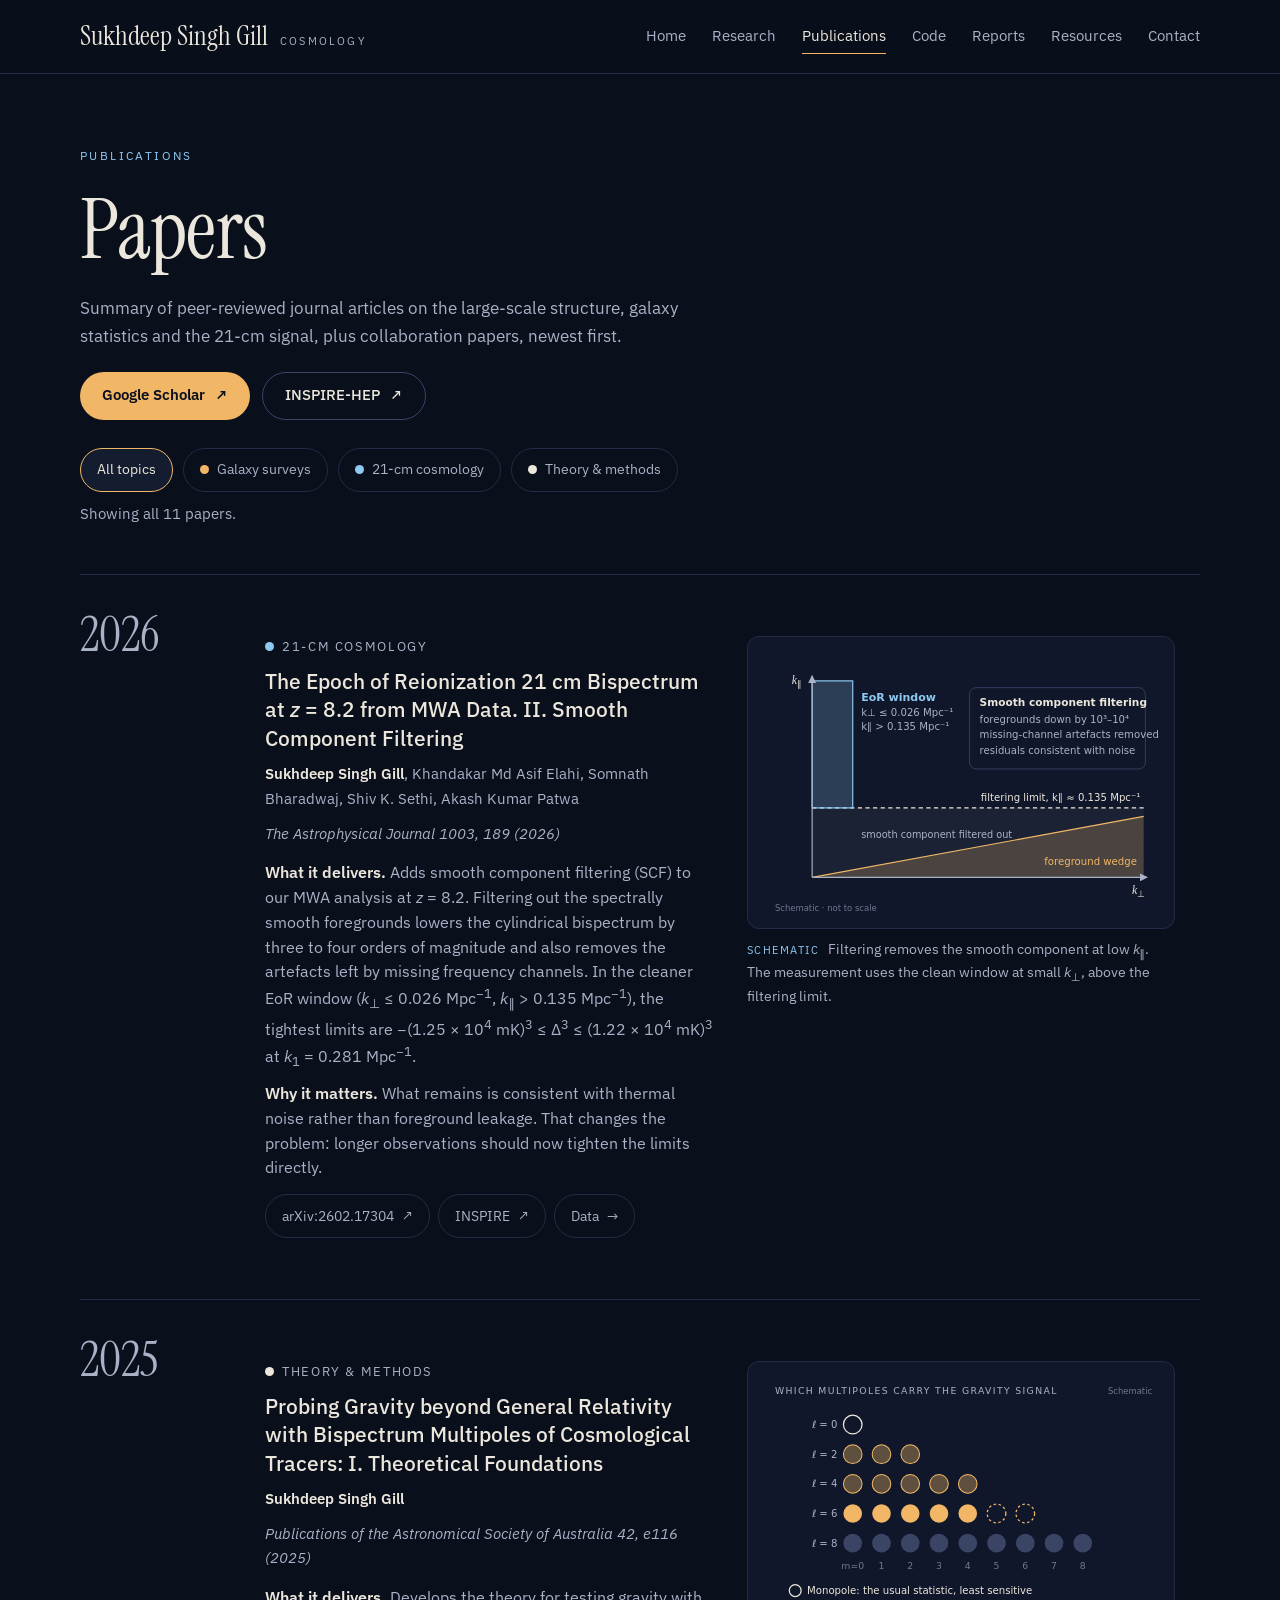
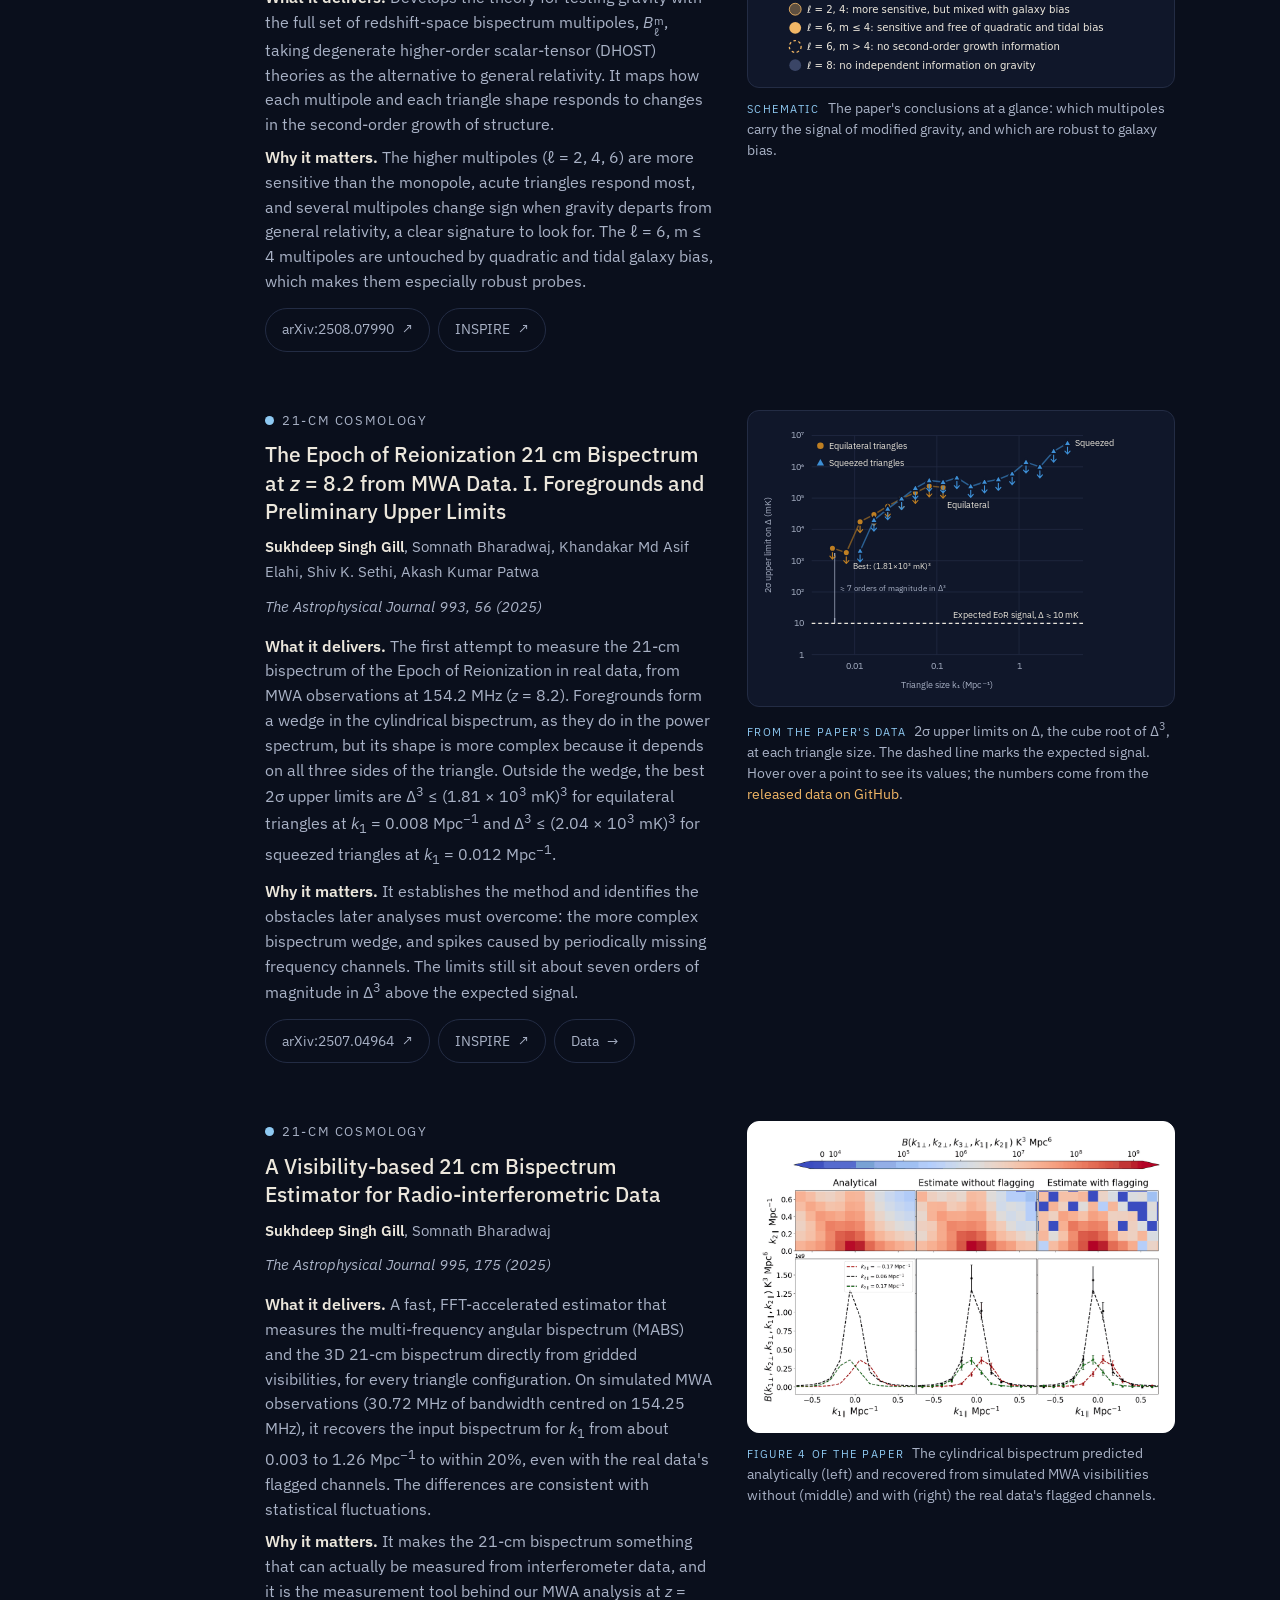
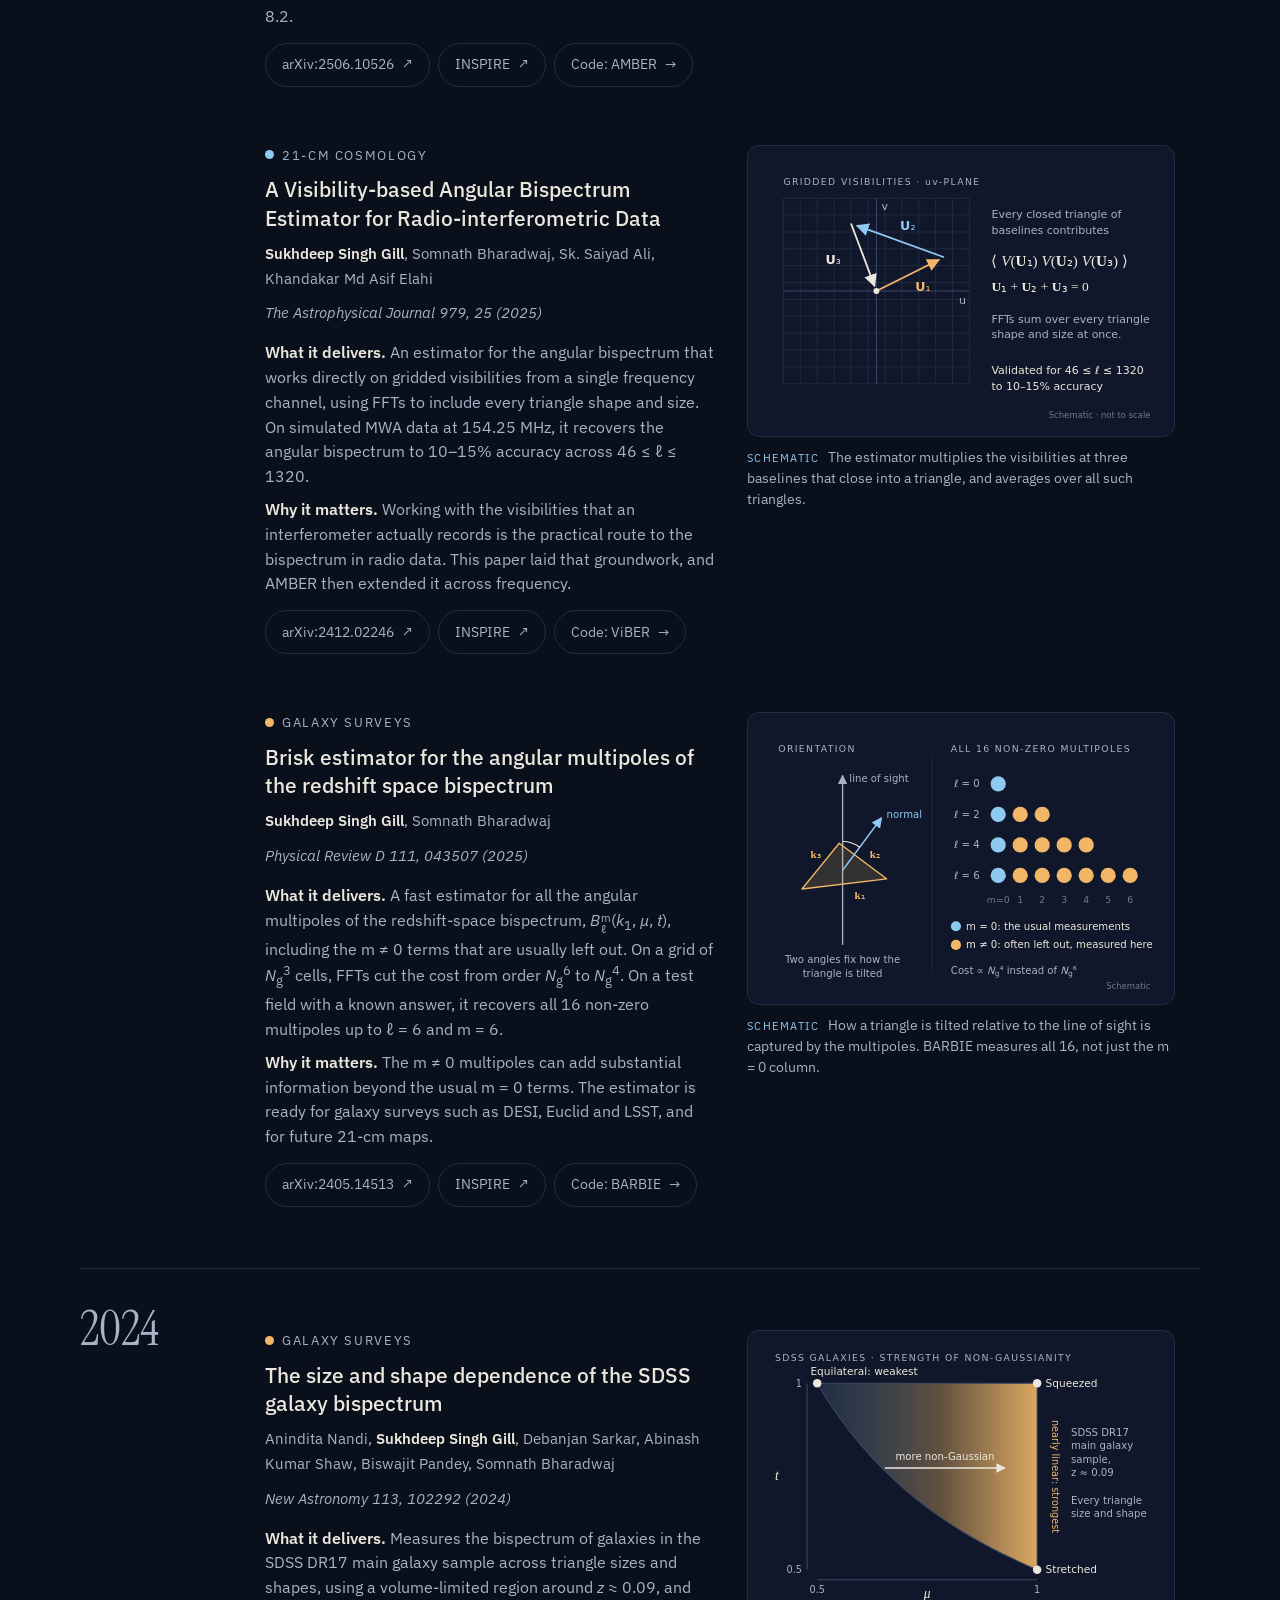
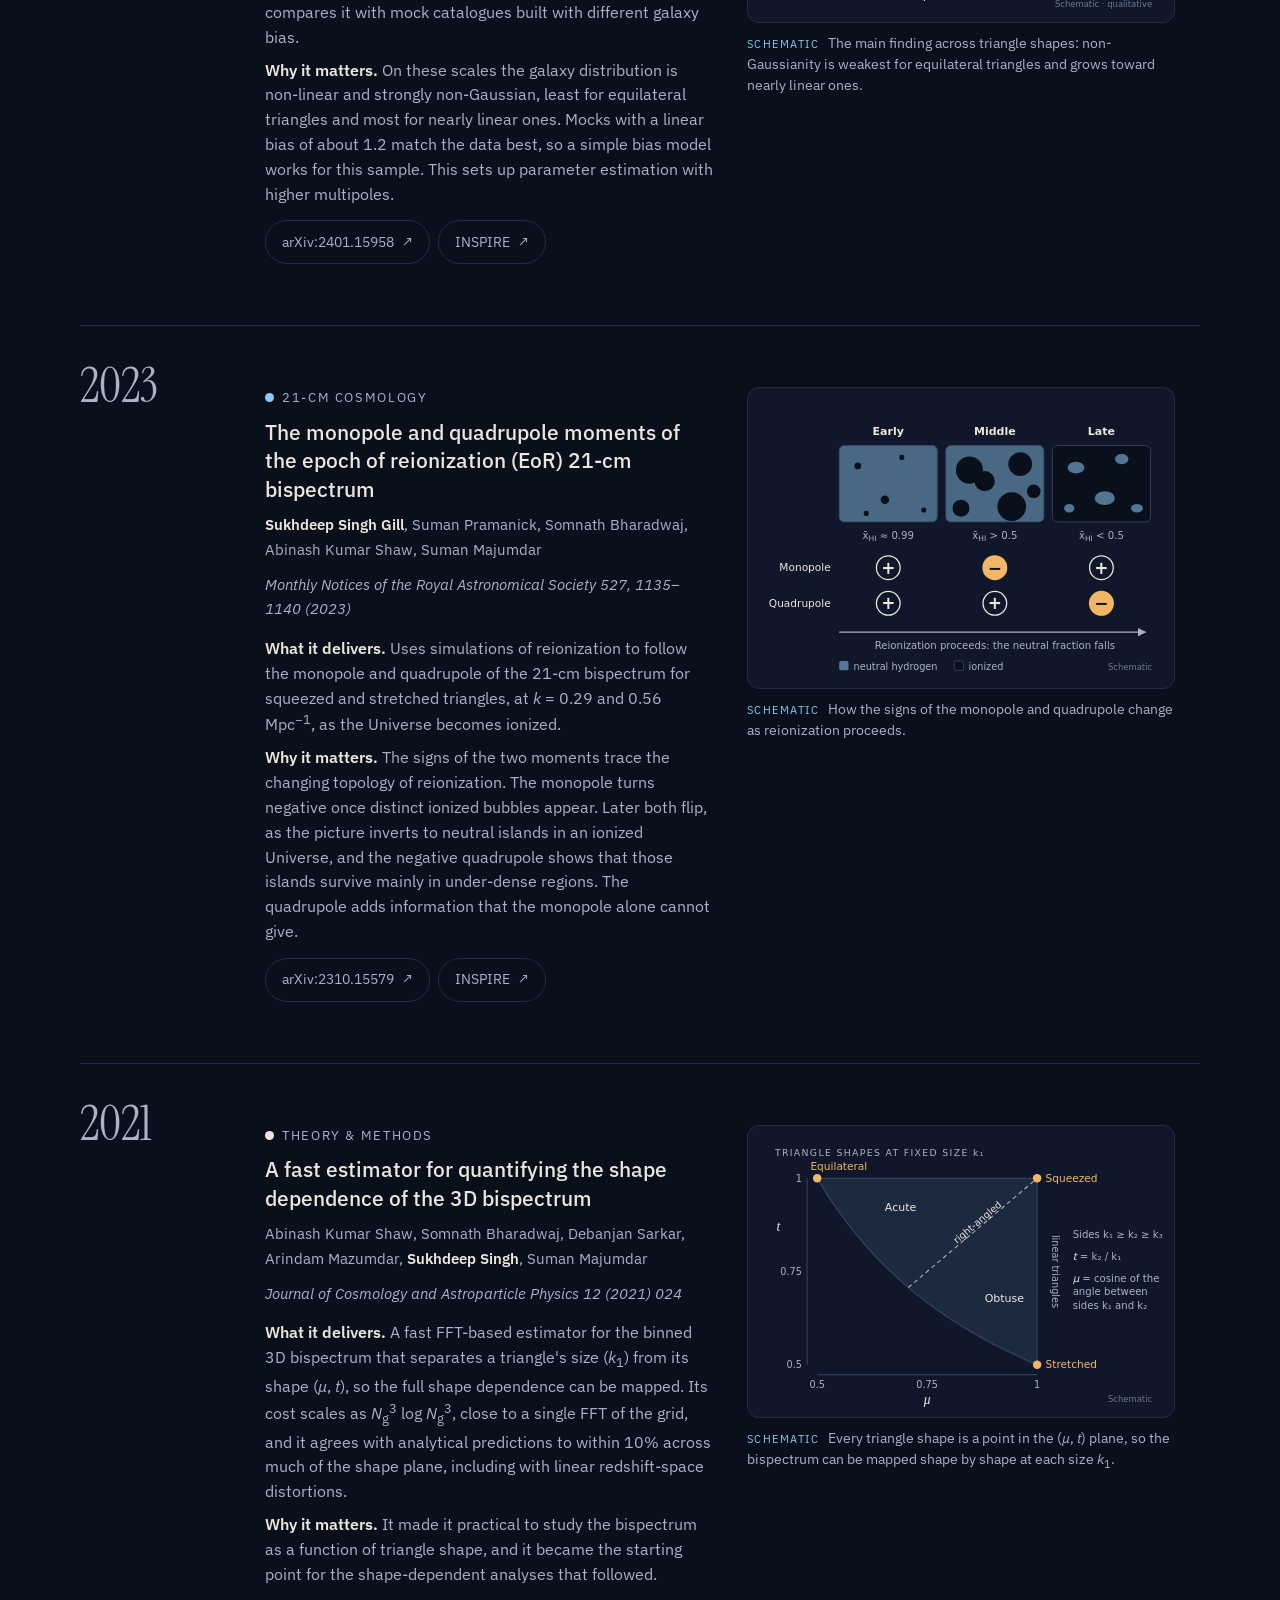
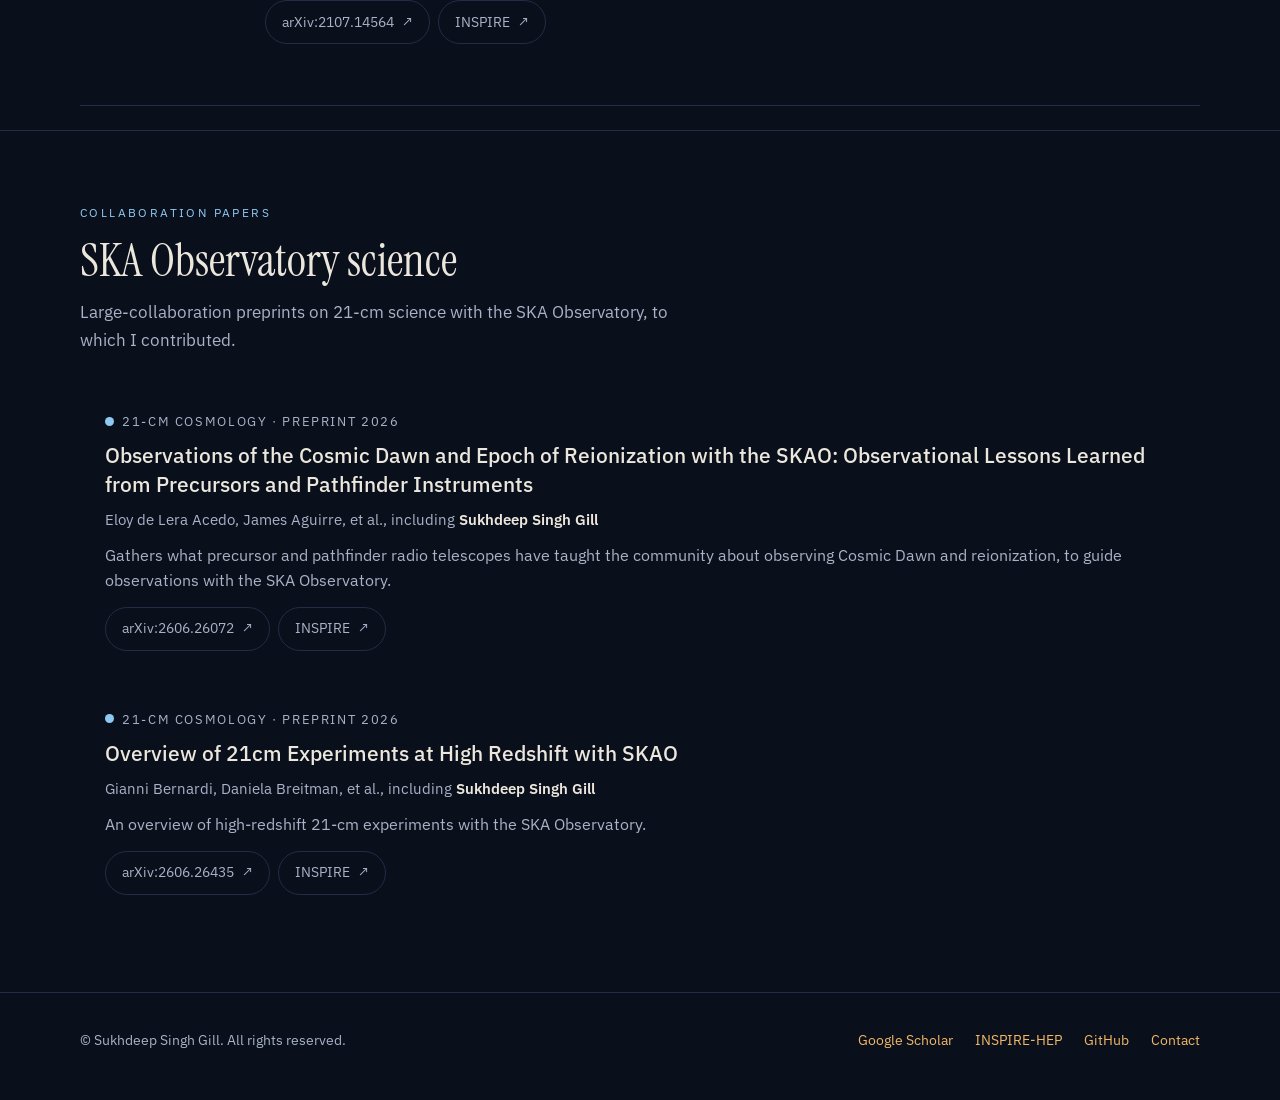
<file: publications.html>
<!doctype html>
<html lang="en">
<head>
<meta charset="utf-8">
<meta name="viewport" content="width=device-width, initial-scale=1, viewport-fit=cover">
<title>Publications · Sukhdeep Singh Gill</title>
<meta name="description" content="Peer-reviewed papers by Sukhdeep Singh Gill on the bispectrum of galaxies and the 21-cm signal, each with a short summary and a figure.">
<meta name="author" content="Sukhdeep Singh Gill">
<meta name="theme-color" content="#0A0F1C">
<meta name="color-scheme" content="dark">
<meta property="og:type" content="website">
<meta property="og:title" content="Publications · Sukhdeep Singh Gill">
<meta property="og:description" content="Peer-reviewed papers by Sukhdeep Singh Gill on the bispectrum of galaxies and the 21-cm signal, each with a short summary and a figure.">
<meta property="og:url" content="https://sukhdeepsinghgill.github.io/publications.html">
<link rel="canonical" href="https://sukhdeepsinghgill.github.io/publications.html">
<link rel="icon" href="images/favicon.svg" type="image/svg+xml">
<link rel="preconnect" href="https://fonts.googleapis.com">
<link rel="preconnect" href="https://fonts.gstatic.com" crossorigin>
<link rel="stylesheet" href="https://fonts.googleapis.com/css2?family=IBM+Plex+Sans:ital,wght@0,400;0,500;0,600;1,400&amp;family=Instrument+Serif:ital@0;1&amp;family=STIX+Two+Text:ital,wght@0,400;0,700;1,400&amp;display=swap">
<link rel="stylesheet" href="assets/style.css">
<script>document.documentElement.classList.add('js');</script>
</head>
<body>
<a class="skip-link" href="#main">Skip to content</a>
<header class="site-header">
<div class="wrap">
<a class="brand" href="index.html"><span class="brand-name">Sukhdeep Singh Gill</span><span class="brand-tag">Cosmology</span></a>
<nav class="nav" aria-label="Main">
<a href="index.html">Home</a>
<a href="research.html">Research</a>
<a href="publications.html" aria-current="page">Publications</a>
<a href="code.html">Code</a>
<a href="reports.html">Reports</a>
<a href="resources.html">Resources</a>
<a href="contact.html">Contact</a>
</nav>
</div>
</header>
<main id="main">
<section class="page-intro">
<div class="wrap">
<p class="eyebrow rise">Publications</p>
<h1 class="display rise d1">Papers</h1>
<p class="intro-text rise d2">Summary of peer-reviewed journal articles on the large-scale structure, galaxy statistics and the 21-cm signal, plus collaboration papers, newest first.</p>
<div class="actions rise d3">
<a class="btn btn-solid" href="https://scholar.google.com/citations?user=yd1vCpYAAAAJ&amp;hl=en">Google Scholar <span class="arrow ne" aria-hidden="true">↗</span></a>
<a class="btn btn-ghost" href="https://inspirehep.net/authors/2758668">INSPIRE-HEP <span class="arrow ne" aria-hidden="true">↗</span></a>
</div>
<div class="filters rise d4">
<div class="chips" role="group" aria-label="Show papers by topic">
<button class="chip" type="button" data-filter="all" aria-pressed="true">All topics</button>
<button class="chip" type="button" data-filter="galaxy" aria-pressed="false"><span class="dot amber"></span>Galaxy surveys</button>
<button class="chip" type="button" data-filter="21cm" aria-pressed="false"><span class="dot blue"></span>21-cm cosmology</button>
<button class="chip" type="button" data-filter="theory" aria-pressed="false"><span class="dot"></span>Theory &amp; methods</button>
</div>
<p class="small muted" id="filter-status" role="status" aria-live="polite">Showing all 11 papers.</p>
</div>
</div>
</section>

<section aria-label="Journal articles by year">
<div class="wrap" style="padding-bottom: 24px">

<div class="year-group reveal">
<h2>2026</h2>
<div class="papers">
<article class="paper has-fig" data-topic="21cm">
<div class="text">
<p class="tag"><span class="dot blue"></span>21-cm cosmology</p>
<h3><a href="https://doi.org/10.3847/1538-4357/ae66f4">The Epoch of Reionization 21 cm Bispectrum at <i>z</i> = 8.2 from MWA Data. II. Smooth Component Filtering</a></h3>
<p class="authors"><span class="me">Sukhdeep Singh Gill</span>, Khandakar Md Asif Elahi, Somnath Bharadwaj, Shiv K. Sethi, Akash Kumar Patwa</p>
<p class="venue">The Astrophysical Journal 1003, 189 (2026)</p>
<div class="summary">
<p><span class="lbl">What it delivers.</span> Adds smooth component filtering (SCF) to our MWA analysis at <i>z</i> = 8.2. Filtering out the spectrally smooth foregrounds lowers the cylindrical bispectrum by three to four orders of magnitude and also removes the artefacts left by missing frequency channels. In the cleaner EoR window (<i>k</i><sub>⊥</sub> ≤ 0.026 Mpc<sup>−1</sup>, <i>k</i><sub>∥</sub> &gt; 0.135 Mpc<sup>−1</sup>), the tightest limits are −(1.25 × 10<sup>4</sup> mK)<sup>3</sup> ≤ Δ<sup>3</sup> ≤ (1.22 × 10<sup>4</sup> mK)<sup>3</sup> at <i>k</i><sub>1</sub> = 0.281 Mpc<sup>−1</sup>.</p>
<p><span class="lbl">Why it matters.</span> What remains is consistent with thermal noise rather than foreground leakage. That changes the problem: longer observations should now tighten the limits directly.</p>
</div>
<div class="chips"><a class="chip" href="https://arxiv.org/abs/2602.17304">arXiv:2602.17304 <span class="arrow ne" aria-hidden="true">↗</span></a><a class="chip" href="https://inspirehep.net/literature/3121755">INSPIRE <span class="arrow ne" aria-hidden="true">↗</span></a><a class="chip" href="code.html#data">Data <span class="arrow" aria-hidden="true">→</span></a></div>
</div>
<figure class="fig">
<div class="fig-frame"><img src="images/papers/scf-window.svg" width="480" height="320" loading="lazy" alt="Schematic of the k-perpendicular, k-parallel plane: a foreground wedge at large k-perpendicular and low k-parallel, a band below the filtering limit where the smooth component is removed, and a narrow EoR window at small k-perpendicular above it."></div>
<figcaption><span class="fig-kind">Schematic</span>Filtering removes the smooth component at low <i>k</i><sub>∥</sub>. The measurement uses the clean window at small <i>k</i><sub>⊥</sub>, above the filtering limit.</figcaption>
</figure>
</article>
</div>
</div>

<div class="year-group reveal">
<h2>2025</h2>
<div class="papers">

<article class="paper has-fig" data-topic="theory">
<div class="text">
<p class="tag"><span class="dot"></span>Theory &amp; methods</p>
<h3><a href="https://doi.org/10.1017/pasa.2025.10078">Probing Gravity beyond General Relativity with Bispectrum Multipoles of Cosmological Tracers: I. Theoretical Foundations</a></h3>
<p class="authors"><span class="me">Sukhdeep Singh Gill</span></p>
<p class="venue">Publications of the Astronomical Society of Australia 42, e116 (2025)</p>
<div class="summary">
<p><span class="lbl">What it delivers.</span> Develops the theory for testing gravity with the full set of redshift-space bispectrum multipoles, <span class="nw"><i>B</i><span class="ss"><span>m</span><span>ℓ</span></span></span>, taking degenerate higher-order scalar-tensor (DHOST) theories as the alternative to general relativity. It maps how each multipole and each triangle shape responds to changes in the second-order growth of structure.</p>
<p><span class="lbl">Why it matters.</span> The higher multipoles (ℓ = 2, 4, 6) are more sensitive than the monopole, acute triangles respond most, and several multipoles change sign when gravity departs from general relativity, a clear signature to look for. The ℓ = 6, m ≤ 4 multipoles are untouched by quadratic and tidal galaxy bias, which makes them especially robust probes.</p>
</div>
<div class="chips"><a class="chip" href="https://arxiv.org/abs/2508.07990">arXiv:2508.07990 <span class="arrow ne" aria-hidden="true">↗</span></a><a class="chip" href="https://inspirehep.net/literature/2959087">INSPIRE <span class="arrow ne" aria-hidden="true">↗</span></a></div>
</div>
<figure class="fig">
<div class="fig-frame"><img src="images/papers/gravity-multipoles.svg" width="480" height="360" loading="lazy" alt="Grid of bispectrum multipoles by l and m. The monopole is the baseline; l equals 2 and 4 are more sensitive but mixed with galaxy bias; l equals 6 with m up to 4 are sensitive and bias-free; l equals 6 with m of 5 or 6 carry no second-order growth information; all l equals 8 multipoles carry no independent gravity information."></div>
<figcaption><span class="fig-kind">Schematic</span>The paper's conclusions at a glance: which multipoles carry the signal of modified gravity, and which are robust to galaxy bias.</figcaption>
</figure>
</article>

<article class="paper has-fig" data-topic="21cm">
<div class="text">
<p class="tag"><span class="dot blue"></span>21-cm cosmology</p>
<h3><a href="https://doi.org/10.3847/1538-4357/ae0463">The Epoch of Reionization 21 cm Bispectrum at <i>z</i> = 8.2 from MWA Data. I. Foregrounds and Preliminary Upper Limits</a></h3>
<p class="authors"><span class="me">Sukhdeep Singh Gill</span>, Somnath Bharadwaj, Khandakar Md Asif Elahi, Shiv K. Sethi, Akash Kumar Patwa</p>
<p class="venue">The Astrophysical Journal 993, 56 (2025)</p>
<div class="summary">
<p><span class="lbl">What it delivers.</span> The first attempt to measure the 21-cm bispectrum of the Epoch of Reionization in real data, from MWA observations at 154.2 MHz (<i>z</i> = 8.2). Foregrounds form a wedge in the cylindrical bispectrum, as they do in the power spectrum, but its shape is more complex because it depends on all three sides of the triangle. Outside the wedge, the best 2σ upper limits are Δ<sup>3</sup> ≤ (1.81 × 10<sup>3</sup> mK)<sup>3</sup> for equilateral triangles at <i>k</i><sub>1</sub> = 0.008 Mpc<sup>−1</sup> and Δ<sup>3</sup> ≤ (2.04 × 10<sup>3</sup> mK)<sup>3</sup> for squeezed triangles at <i>k</i><sub>1</sub> = 0.012 Mpc<sup>−1</sup>.</p>
<p><span class="lbl">Why it matters.</span> It establishes the method and identifies the obstacles later analyses must overcome: the more complex bispectrum wedge, and spikes caused by periodically missing frequency channels. The limits still sit about seven orders of magnitude in Δ<sup>3</sup> above the expected signal.</p>
</div>
<div class="chips"><a class="chip" href="https://arxiv.org/abs/2507.04964">arXiv:2507.04964 <span class="arrow ne" aria-hidden="true">↗</span></a><a class="chip" href="https://inspirehep.net/literature/2943234">INSPIRE <span class="arrow ne" aria-hidden="true">↗</span></a><a class="chip" href="code.html#data">Data <span class="arrow" aria-hidden="true">→</span></a></div>
</div>
<figure class="fig">
<div class="fig-frame scroll">
<svg class="chart" viewBox="0 0 560 380" role="img" aria-labelledby="mwa1-title mwa1-desc" font-family="'IBM Plex Sans', system-ui, sans-serif">
<title id="mwa1-title">MWA z = 8.2: upper limits on the 21-cm bispectrum</title>
<desc id="mwa1-desc">Two-sigma upper limits on the cube-root bispectrum amplitude, in millikelvin, against triangle size k1 for equilateral and squeezed triangles. The best limit is 1.81 thousand millikelvin for equilateral triangles at k1 = 0.008 per megaparsec, about seven orders of magnitude in Delta cubed above the expected signal of about ten millikelvin.</desc>
<defs><marker id="cap" viewBox="0 0 10 10" refX="5" refY="5" markerWidth="8" markerHeight="8" orient="auto"><path d="M0 5H10" stroke="#A9B2C6" stroke-width="2"/></marker></defs>
<line x1="74" x2="448" y1="322.0" y2="322.0" stroke="#232C44" stroke-width="1"/>
<text x="64" y="326.0" text-anchor="end" font-size="12" fill="#A9B2C6">1</text>
<line x1="74" x2="448" y1="278.9" y2="278.9" stroke="#232C44" stroke-width="1"/>
<text x="64" y="282.9" text-anchor="end" font-size="12" fill="#A9B2C6">10</text>
<line x1="74" x2="448" y1="235.7" y2="235.7" stroke="#232C44" stroke-width="1"/>
<text x="64" y="239.7" text-anchor="end" font-size="12" fill="#A9B2C6">10²</text>
<line x1="74" x2="448" y1="192.6" y2="192.6" stroke="#232C44" stroke-width="1"/>
<text x="64" y="196.6" text-anchor="end" font-size="12" fill="#A9B2C6">10³</text>
<line x1="74" x2="448" y1="149.4" y2="149.4" stroke="#232C44" stroke-width="1"/>
<text x="64" y="153.4" text-anchor="end" font-size="12" fill="#A9B2C6">10⁴</text>
<line x1="74" x2="448" y1="106.3" y2="106.3" stroke="#232C44" stroke-width="1"/>
<text x="64" y="110.3" text-anchor="end" font-size="12" fill="#A9B2C6">10⁵</text>
<line x1="74" x2="448" y1="63.1" y2="63.1" stroke="#232C44" stroke-width="1"/>
<text x="64" y="67.1" text-anchor="end" font-size="12" fill="#A9B2C6">10⁶</text>
<line x1="74" x2="448" y1="20.0" y2="20.0" stroke="#232C44" stroke-width="1"/>
<text x="64" y="24.0" text-anchor="end" font-size="12" fill="#A9B2C6">10⁷</text>
<line x1="133.2" x2="133.2" y1="20" y2="322" stroke="#232C44" stroke-width="1"/>
<text x="133.2" y="342" text-anchor="middle" font-size="12" fill="#A9B2C6">0.01</text>
<line x1="246.5" x2="246.5" y1="20" y2="322" stroke="#232C44" stroke-width="1"/>
<text x="246.5" y="342" text-anchor="middle" font-size="12" fill="#A9B2C6">0.1</text>
<line x1="359.8" x2="359.8" y1="20" y2="322" stroke="#232C44" stroke-width="1"/>
<text x="359.8" y="342" text-anchor="middle" font-size="12" fill="#A9B2C6">1</text>
<text x="261.0" y="368" text-anchor="middle" font-size="13" fill="#A9B2C6">Triangle size k₁ (Mpc⁻¹)</text>
<text transform="translate(18 171.0) rotate(-90)" text-anchor="middle" font-size="13" fill="#A9B2C6">2σ upper limit on Δ (mK)</text>
<line x1="74" x2="448" y1="278.9" y2="278.9" stroke="#ECE7DC" stroke-width="1.5" stroke-dasharray="5 4"/>
<text x="442" y="270.9" text-anchor="end" font-size="12" fill="#ECE7DC">Expected EoR signal, Δ ≈ 10 mK</text>
<line x1="105.7" x2="105.7" y1="185.4" y2="274.9" stroke="#A9B2C6" stroke-width="1" marker-start="url(#cap)" marker-end="url(#cap)"/>
<text x="113.7" y="234.1" font-size="11.5" fill="#A9B2C6">≈ 7 orders of magnitude in Δ³</text>
<polyline points="102.6,175.3 121.7,181.4 140.7,138.8 159.8,129.1 178.8,117.4 197.9,106.9 216.9,98.6 236.0,89.6 255.1,91.5" fill="none" stroke="#BF7F22" stroke-width="2" stroke-opacity=".6" stroke-linejoin="round"/>
<g class="pt"><title>Equilateral · k₁ = 0.00537 Mpc⁻¹ · Δ³ ≤ (2.52e+03 mK)³ · 3,426 triangles</title>
<path d="M102.6 180.3V190.3M99.1 186.3L102.6 190.3L106.1 186.3" fill="none" stroke="#BF7F22" stroke-width="1.5" stroke-linecap="round" stroke-linejoin="round"/>
<circle cx="102.6" cy="175.3" r="4.5" fill="#BF7F22" stroke="#10172A" stroke-width="2"/>
<circle cx="102.6" cy="175.3" r="12" fill="transparent"/></g>
<g class="pt"><title>Equilateral · k₁ = 0.0079 Mpc⁻¹ · Δ³ ≤ (1.81e+03 mK)³ · 2,376 triangles</title>
<path d="M121.7 186.4V196.4M118.2 192.4L121.7 196.4L125.2 192.4" fill="none" stroke="#BF7F22" stroke-width="1.5" stroke-linecap="round" stroke-linejoin="round"/>
<circle cx="121.7" cy="181.4" r="4.5" fill="#BF7F22" stroke="#10172A" stroke-width="2"/>
<circle cx="121.7" cy="181.4" r="12" fill="transparent"/></g>
<g class="pt"><title>Equilateral · k₁ = 0.0116 Mpc⁻¹ · Δ³ ≤ (1.76e+04 mK)³ · 2,898 triangles</title>
<path d="M140.7 143.8V153.8M137.2 149.8L140.7 153.8L144.2 149.8" fill="none" stroke="#BF7F22" stroke-width="1.5" stroke-linecap="round" stroke-linejoin="round"/>
<circle cx="140.7" cy="138.8" r="4.5" fill="#BF7F22" stroke="#10172A" stroke-width="2"/>
<circle cx="140.7" cy="138.8" r="12" fill="transparent"/></g>
<g class="pt"><title>Equilateral · k₁ = 0.0171 Mpc⁻¹ · Δ³ ≤ (2.96e+04 mK)³ · 23,964 triangles</title>
<path d="M159.8 134.1V144.1M156.3 140.1L159.8 144.1L163.3 140.1" fill="none" stroke="#BF7F22" stroke-width="1.5" stroke-linecap="round" stroke-linejoin="round"/>
<circle cx="159.8" cy="129.1" r="4.5" fill="#BF7F22" stroke="#10172A" stroke-width="2"/>
<circle cx="159.8" cy="129.1" r="12" fill="transparent"/></g>
<g class="pt"><title>Equilateral · k₁ = 0.0253 Mpc⁻¹ · Δ³ ≤ (5.52e+04 mK)³ · 65,634 triangles</title>
<path d="M178.8 122.4V132.4M175.3 128.4L178.8 132.4L182.3 128.4" fill="none" stroke="#BF7F22" stroke-width="1.5" stroke-linecap="round" stroke-linejoin="round"/>
<circle cx="178.8" cy="117.4" r="4.5" fill="#BF7F22" stroke="#10172A" stroke-width="2"/>
<circle cx="178.8" cy="117.4" r="12" fill="transparent"/></g>
<g class="pt"><title>Equilateral · k₁ = 0.0372 Mpc⁻¹ · Δ³ ≤ (9.68e+04 mK)³ · 182,854 triangles</title>
<path d="M197.9 111.9V121.9M194.4 117.9L197.9 121.9L201.4 117.9" fill="none" stroke="#BF7F22" stroke-width="1.5" stroke-linecap="round" stroke-linejoin="round"/>
<circle cx="197.9" cy="106.9" r="4.5" fill="#BF7F22" stroke="#10172A" stroke-width="2"/>
<circle cx="197.9" cy="106.9" r="12" fill="transparent"/></g>
<g class="pt"><title>Equilateral · k₁ = 0.0548 Mpc⁻¹ · Δ³ ≤ (1.51e+05 mK)³ · 2,588,688 triangles</title>
<path d="M216.9 103.6V113.6M213.4 109.6L216.9 113.6L220.4 109.6" fill="none" stroke="#BF7F22" stroke-width="1.5" stroke-linecap="round" stroke-linejoin="round"/>
<circle cx="216.9" cy="98.6" r="4.5" fill="#BF7F22" stroke="#10172A" stroke-width="2"/>
<circle cx="216.9" cy="98.6" r="12" fill="transparent"/></g>
<g class="pt"><title>Equilateral · k₁ = 0.0807 Mpc⁻¹ · Δ³ ≤ (2.44e+05 mK)³ · 14,358,218 triangles</title>
<path d="M236.0 94.6V104.6M232.5 100.6L236.0 104.6L239.5 100.6" fill="none" stroke="#BF7F22" stroke-width="1.5" stroke-linecap="round" stroke-linejoin="round"/>
<circle cx="236.0" cy="89.6" r="4.5" fill="#BF7F22" stroke="#10172A" stroke-width="2"/>
<circle cx="236.0" cy="89.6" r="12" fill="transparent"/></g>
<g class="pt"><title>Equilateral · k₁ = 0.119 Mpc⁻¹ · Δ³ ≤ (2.2e+05 mK)³ · 9,785,432 triangles</title>
<path d="M255.1 96.5V106.5M251.6 102.5L255.1 106.5L258.6 102.5" fill="none" stroke="#BF7F22" stroke-width="1.5" stroke-linecap="round" stroke-linejoin="round"/>
<circle cx="255.1" cy="91.5" r="4.5" fill="#BF7F22" stroke="#10172A" stroke-width="2"/>
<circle cx="255.1" cy="91.5" r="12" fill="transparent"/></g>
<polyline points="140.7,179.2 159.8,136.7 178.8,121.1 197.9,107.1 216.9,92.6 236.0,82.0 255.1,84.2 274.1,78.2 293.2,90.2 312.2,84.0 331.3,80.5 350.3,72.7 369.4,56.6 388.5,63.3 407.5,41.7 426.6,30.5" fill="none" stroke="#3D8FD6" stroke-width="2" stroke-opacity=".6" stroke-linejoin="round"/>
<g class="pt"><title>Squeezed · k₁ = 0.0116 Mpc⁻¹ · Δ³ ≤ (2.04e+03 mK)³ · 24,362 triangles</title>
<path d="M140.7 184.2V194.2M137.2 190.2L140.7 194.2L144.2 190.2" fill="none" stroke="#3D8FD6" stroke-width="1.5" stroke-linecap="round" stroke-linejoin="round"/>
<path d="M140.7 173.7L145.7 182.7L135.7 182.7Z" fill="#3D8FD6" stroke="#10172A" stroke-width="2" stroke-linejoin="round"/>
<circle cx="140.7" cy="179.2" r="12" fill="transparent"/></g>
<g class="pt"><title>Squeezed · k₁ = 0.0171 Mpc⁻¹ · Δ³ ≤ (1.97e+04 mK)³ · 30,640 triangles</title>
<path d="M159.8 141.7V151.7M156.3 147.7L159.8 151.7L163.3 147.7" fill="none" stroke="#3D8FD6" stroke-width="1.5" stroke-linecap="round" stroke-linejoin="round"/>
<path d="M159.8 131.2L164.8 140.2L154.8 140.2Z" fill="#3D8FD6" stroke="#10172A" stroke-width="2" stroke-linejoin="round"/>
<circle cx="159.8" cy="136.7" r="12" fill="transparent"/></g>
<g class="pt"><title>Squeezed · k₁ = 0.0253 Mpc⁻¹ · Δ³ ≤ (4.55e+04 mK)³ · 200,344 triangles</title>
<path d="M178.8 126.1V136.1M175.3 132.1L178.8 136.1L182.3 132.1" fill="none" stroke="#3D8FD6" stroke-width="1.5" stroke-linecap="round" stroke-linejoin="round"/>
<path d="M178.8 115.6L183.8 124.6L173.8 124.6Z" fill="#3D8FD6" stroke="#10172A" stroke-width="2" stroke-linejoin="round"/>
<circle cx="178.8" cy="121.1" r="12" fill="transparent"/></g>
<g class="pt"><title>Squeezed · k₁ = 0.0372 Mpc⁻¹ · Δ³ ≤ (9.55e+04 mK)³ · 795,743 triangles</title>
<path d="M197.9 112.1V122.1M194.4 118.1L197.9 122.1L201.4 118.1" fill="none" stroke="#3D8FD6" stroke-width="1.5" stroke-linecap="round" stroke-linejoin="round"/>
<path d="M197.9 101.6L202.9 110.6L192.9 110.6Z" fill="#3D8FD6" stroke="#10172A" stroke-width="2" stroke-linejoin="round"/>
<circle cx="197.9" cy="107.1" r="12" fill="transparent"/></g>
<g class="pt"><title>Squeezed · k₁ = 0.0548 Mpc⁻¹ · Δ³ ≤ (2.08e+05 mK)³ · 8,964,264 triangles</title>
<path d="M216.9 97.6V107.6M213.4 103.6L216.9 107.6L220.4 103.6" fill="none" stroke="#3D8FD6" stroke-width="1.5" stroke-linecap="round" stroke-linejoin="round"/>
<path d="M216.9 87.1L221.9 96.1L211.9 96.1Z" fill="#3D8FD6" stroke="#10172A" stroke-width="2" stroke-linejoin="round"/>
<circle cx="216.9" cy="92.6" r="12" fill="transparent"/></g>
<g class="pt"><title>Squeezed · k₁ = 0.0807 Mpc⁻¹ · Δ³ ≤ (3.65e+05 mK)³ · 44,901,076 triangles</title>
<path d="M236.0 87.0V97.0M232.5 93.0L236.0 97.0L239.5 93.0" fill="none" stroke="#3D8FD6" stroke-width="1.5" stroke-linecap="round" stroke-linejoin="round"/>
<path d="M236.0 76.5L241.0 85.5L231.0 85.5Z" fill="#3D8FD6" stroke="#10172A" stroke-width="2" stroke-linejoin="round"/>
<circle cx="236.0" cy="82.0" r="12" fill="transparent"/></g>
<g class="pt"><title>Squeezed · k₁ = 0.119 Mpc⁻¹ · Δ³ ≤ (3.26e+05 mK)³ · 98,139,024 triangles</title>
<path d="M255.1 89.2V99.2M251.6 95.2L255.1 99.2L258.6 95.2" fill="none" stroke="#3D8FD6" stroke-width="1.5" stroke-linecap="round" stroke-linejoin="round"/>
<path d="M255.1 78.7L260.1 87.7L250.1 87.7Z" fill="#3D8FD6" stroke="#10172A" stroke-width="2" stroke-linejoin="round"/>
<circle cx="255.1" cy="84.2" r="12" fill="transparent"/></g>
<g class="pt"><title>Squeezed · k₁ = 0.175 Mpc⁻¹ · Δ³ ≤ (4.49e+05 mK)³ · 312,970,542 triangles</title>
<path d="M274.1 83.2V93.2M270.6 89.2L274.1 93.2L277.6 89.2" fill="none" stroke="#3D8FD6" stroke-width="1.5" stroke-linecap="round" stroke-linejoin="round"/>
<path d="M274.1 72.7L279.1 81.7L269.1 81.7Z" fill="#3D8FD6" stroke="#10172A" stroke-width="2" stroke-linejoin="round"/>
<circle cx="274.1" cy="78.2" r="12" fill="transparent"/></g>
<g class="pt"><title>Squeezed · k₁ = 0.258 Mpc⁻¹ · Δ³ ≤ (2.36e+05 mK)³ · 798,013,444 triangles</title>
<path d="M293.2 95.2V105.2M289.7 101.2L293.2 105.2L296.7 101.2" fill="none" stroke="#3D8FD6" stroke-width="1.5" stroke-linecap="round" stroke-linejoin="round"/>
<path d="M293.2 84.7L298.2 93.7L288.2 93.7Z" fill="#3D8FD6" stroke="#10172A" stroke-width="2" stroke-linejoin="round"/>
<circle cx="293.2" cy="90.2" r="12" fill="transparent"/></g>
<g class="pt"><title>Squeezed · k₁ = 0.38 Mpc⁻¹ · Δ³ ≤ (3.28e+05 mK)³ · 1,773,487,484 triangles</title>
<path d="M312.2 89.0V99.0M308.7 95.0L312.2 99.0L315.7 95.0" fill="none" stroke="#3D8FD6" stroke-width="1.5" stroke-linecap="round" stroke-linejoin="round"/>
<path d="M312.2 78.5L317.2 87.5L307.2 87.5Z" fill="#3D8FD6" stroke="#10172A" stroke-width="2" stroke-linejoin="round"/>
<circle cx="312.2" cy="84.0" r="12" fill="transparent"/></g>
<g class="pt"><title>Squeezed · k₁ = 0.56 Mpc⁻¹ · Δ³ ≤ (3.96e+05 mK)³ · 3,800,125,756 triangles</title>
<path d="M331.3 85.5V95.5M327.8 91.5L331.3 95.5L334.8 91.5" fill="none" stroke="#3D8FD6" stroke-width="1.5" stroke-linecap="round" stroke-linejoin="round"/>
<path d="M331.3 75.0L336.3 84.0L326.3 84.0Z" fill="#3D8FD6" stroke="#10172A" stroke-width="2" stroke-linejoin="round"/>
<circle cx="331.3" cy="80.5" r="12" fill="transparent"/></g>
<g class="pt"><title>Squeezed · k₁ = 0.825 Mpc⁻¹ · Δ³ ≤ (6e+05 mK)³ · 8,070,960,142 triangles</title>
<path d="M350.3 77.7V87.7M346.8 83.7L350.3 87.7L353.8 83.7" fill="none" stroke="#3D8FD6" stroke-width="1.5" stroke-linecap="round" stroke-linejoin="round"/>
<path d="M350.3 67.2L355.3 76.2L345.3 76.2Z" fill="#3D8FD6" stroke="#10172A" stroke-width="2" stroke-linejoin="round"/>
<circle cx="350.3" cy="72.7" r="12" fill="transparent"/></g>
<g class="pt"><title>Squeezed · k₁ = 1.21 Mpc⁻¹ · Δ³ ≤ (1.42e+06 mK)³ · 17,729,710,004 triangles</title>
<path d="M369.4 61.6V71.6M365.9 67.6L369.4 71.6L372.9 67.6" fill="none" stroke="#3D8FD6" stroke-width="1.5" stroke-linecap="round" stroke-linejoin="round"/>
<path d="M369.4 51.1L374.4 60.1L364.4 60.1Z" fill="#3D8FD6" stroke="#10172A" stroke-width="2" stroke-linejoin="round"/>
<circle cx="369.4" cy="56.6" r="12" fill="transparent"/></g>
<g class="pt"><title>Squeezed · k₁ = 1.79 Mpc⁻¹ · Δ³ ≤ (9.92e+05 mK)³ · 38,487,023,236 triangles</title>
<path d="M388.5 68.3V78.3M385.0 74.3L388.5 78.3L392.0 74.3" fill="none" stroke="#3D8FD6" stroke-width="1.5" stroke-linecap="round" stroke-linejoin="round"/>
<path d="M388.5 57.8L393.5 66.8L383.5 66.8Z" fill="#3D8FD6" stroke="#10172A" stroke-width="2" stroke-linejoin="round"/>
<circle cx="388.5" cy="63.3" r="12" fill="transparent"/></g>
<g class="pt"><title>Squeezed · k₁ = 2.64 Mpc⁻¹ · Δ³ ≤ (3.14e+06 mK)³ · 83,042,307,022 triangles</title>
<path d="M407.5 46.7V56.7M404.0 52.7L407.5 56.7L411.0 52.7" fill="none" stroke="#3D8FD6" stroke-width="1.5" stroke-linecap="round" stroke-linejoin="round"/>
<path d="M407.5 36.2L412.5 45.2L402.5 45.2Z" fill="#3D8FD6" stroke="#10172A" stroke-width="2" stroke-linejoin="round"/>
<circle cx="407.5" cy="41.7" r="12" fill="transparent"/></g>
<g class="pt"><title>Squeezed · k₁ = 3.88 Mpc⁻¹ · Δ³ ≤ (5.72e+06 mK)³ · 178,777,690,530 triangles</title>
<path d="M426.6 35.5V45.5M423.1 41.5L426.6 45.5L430.1 41.5" fill="none" stroke="#3D8FD6" stroke-width="1.5" stroke-linecap="round" stroke-linejoin="round"/>
<path d="M426.6 25.0L431.6 34.0L421.6 34.0Z" fill="#3D8FD6" stroke="#10172A" stroke-width="2" stroke-linejoin="round"/>
<circle cx="426.6" cy="30.5" r="12" fill="transparent"/></g>
<text x="261.1" y="119.5" font-size="12.5" fill="#ECE7DC">Equilateral</text>
<text x="436.6" y="34.5" font-size="12.5" fill="#ECE7DC">Squeezed</text>
<text x="130.7" y="203.4" font-size="11.5" fill="#ECE7DC">Best: (1.81×10³ mK)³</text>
<circle cx="86" cy="34" r="4.5" fill="#BF7F22"/><text x="98" y="38" font-size="12" fill="#ECE7DC">Equilateral triangles</text>
<path d="M86 52.5L91 61.5L81 61.5Z" fill="#3D8FD6"/><text x="98" y="62" font-size="12" fill="#ECE7DC">Squeezed triangles</text>
</svg>
</div>
<figcaption><span class="fig-kind">From the paper's data</span>2σ upper limits on Δ, the cube root of Δ<sup>3</sup>, at each triangle size. The dashed line marks the expected signal. Hover over a point to see its values; the numbers come from the <a href="https://github.com/sukhdeepsinghgill/EoR-21cm-Bispectrum">released data on GitHub</a>.</figcaption>
</figure>
</article>

<article class="paper has-fig" data-topic="21cm">
<div class="text">
<p class="tag"><span class="dot blue"></span>21-cm cosmology</p>
<h3><a href="https://doi.org/10.3847/1538-4357/ae160c">A Visibility-based 21 cm Bispectrum Estimator for Radio-interferometric Data</a></h3>
<p class="authors"><span class="me">Sukhdeep Singh Gill</span>, Somnath Bharadwaj</p>
<p class="venue">The Astrophysical Journal 995, 175 (2025)</p>
<div class="summary">
<p><span class="lbl">What it delivers.</span> A fast, FFT-accelerated estimator that measures the multi-frequency angular bispectrum (MABS) and the 3D 21-cm bispectrum directly from gridded visibilities, for every triangle configuration. On simulated MWA observations (30.72 MHz of bandwidth centred on 154.25 MHz), it recovers the input bispectrum for <i>k</i><sub>1</sub> from about 0.003 to 1.26 Mpc<sup>−1</sup> to within 20%, even with the real data's flagged channels. The differences are consistent with statistical fluctuations.</p>
<p><span class="lbl">Why it matters.</span> It makes the 21-cm bispectrum something that can actually be measured from interferometer data, and it is the measurement tool behind our MWA analysis at <i>z</i> = 8.2.</p>
</div>
<div class="chips"><a class="chip" href="https://arxiv.org/abs/2506.10526">arXiv:2506.10526 <span class="arrow ne" aria-hidden="true">↗</span></a><a class="chip" href="https://inspirehep.net/literature/2934040">INSPIRE <span class="arrow ne" aria-hidden="true">↗</span></a><a class="chip" href="code.html#amber">Code: AMBER <span class="arrow" aria-hidden="true">→</span></a></div>
</div>
<figure class="fig">
<div class="fig-frame light"><img src="images/papers/amber-fig4.png" width="1200" height="853" loading="lazy" alt="Three-panel comparison of the cylindrical 21-cm bispectrum: the analytical prediction, the estimate without flagging, and the estimate with flagging. Colour maps on top and line plots with error bars below show the estimates closely matching the prediction."></div>
<figcaption><span class="fig-kind">Figure 4 of the paper</span>The cylindrical bispectrum predicted analytically (left) and recovered from simulated MWA visibilities without (middle) and with (right) the real data's flagged channels.</figcaption>
</figure>
</article>

<article class="paper has-fig" data-topic="21cm">
<div class="text">
<p class="tag"><span class="dot blue"></span>21-cm cosmology</p>
<h3><a href="https://doi.org/10.3847/1538-4357/ad9b20">A Visibility-based Angular Bispectrum Estimator for Radio-interferometric Data</a></h3>
<p class="authors"><span class="me">Sukhdeep Singh Gill</span>, Somnath Bharadwaj, Sk. Saiyad Ali, Khandakar Md Asif Elahi</p>
<p class="venue">The Astrophysical Journal 979, 25 (2025)</p>
<div class="summary">
<p><span class="lbl">What it delivers.</span> An estimator for the angular bispectrum that works directly on gridded visibilities from a single frequency channel, using FFTs to include every triangle shape and size. On simulated MWA data at 154.25 MHz, it recovers the angular bispectrum to 10–15% accuracy across 46 ≤ ℓ ≤ 1320.</p>
<p><span class="lbl">Why it matters.</span> Working with the visibilities that an interferometer actually records is the practical route to the bispectrum in radio data. This paper laid that groundwork, and AMBER then extended it across frequency.</p>
</div>
<div class="chips"><a class="chip" href="https://arxiv.org/abs/2412.02246">arXiv:2412.02246 <span class="arrow ne" aria-hidden="true">↗</span></a><a class="chip" href="https://inspirehep.net/literature/2855491">INSPIRE <span class="arrow ne" aria-hidden="true">↗</span></a><a class="chip" href="code.html#viber">Code: ViBER <span class="arrow" aria-hidden="true">→</span></a></div>
</div>
<figure class="fig">
<div class="fig-frame"><img src="images/papers/viber-baselines.svg" width="480" height="320" loading="lazy" alt="Schematic of the uv-plane with three baseline vectors U1, U2 and U3 placed head to tail to form a closed triangle, next to the product of the three visibilities that the estimator averages."></div>
<figcaption><span class="fig-kind">Schematic</span>The estimator multiplies the visibilities at three baselines that close into a triangle, and averages over all such triangles.</figcaption>
</figure>
</article>

<article class="paper has-fig" data-topic="galaxy">
<div class="text">
<p class="tag"><span class="dot amber"></span>Galaxy surveys</p>
<h3><a href="https://doi.org/10.1103/PhysRevD.111.043507">Brisk estimator for the angular multipoles of the redshift space bispectrum</a></h3>
<p class="authors"><span class="me">Sukhdeep Singh Gill</span>, Somnath Bharadwaj</p>
<p class="venue">Physical Review D 111, 043507 (2025)</p>
<div class="summary">
<p><span class="lbl">What it delivers.</span> A fast estimator for all the angular multipoles of the redshift-space bispectrum, <span class="nw"><i>B</i><span class="ss"><span>m</span><span>ℓ</span></span></span>(<i>k</i><sub>1</sub>, <i>μ</i>, <i>t</i>), including the m ≠ 0 terms that are usually left out. On a grid of <i>N</i><sub>g</sub><sup>3</sup> cells, FFTs cut the cost from order <i>N</i><sub>g</sub><sup>6</sup> to <i>N</i><sub>g</sub><sup>4</sup>. On a test field with a known answer, it recovers all 16 non-zero multipoles up to ℓ = 6 and m = 6.</p>
<p><span class="lbl">Why it matters.</span> The m ≠ 0 multipoles can add substantial information beyond the usual m = 0 terms. The estimator is ready for galaxy surveys such as DESI, Euclid and LSST, and for future 21-cm maps.</p>
</div>
<div class="chips"><a class="chip" href="https://arxiv.org/abs/2405.14513">arXiv:2405.14513 <span class="arrow ne" aria-hidden="true">↗</span></a><a class="chip" href="https://inspirehep.net/literature/2789655">INSPIRE <span class="arrow ne" aria-hidden="true">↗</span></a><a class="chip" href="code.html#barbie">Code: BARBIE <span class="arrow" aria-hidden="true">→</span></a></div>
</div>
<figure class="fig">
<div class="fig-frame"><img src="images/papers/barbie-multipoles.svg" width="480" height="320" loading="lazy" alt="Left: a triangle of wave vectors tilted relative to the line of sight. Right: the 16 non-zero multipoles arranged by l from 0 to 6 and m from 0 to l, with the m equals 0 column marked as the usual measurements and the rest as the terms this estimator adds."></div>
<figcaption><span class="fig-kind">Schematic</span>How a triangle is tilted relative to the line of sight is captured by the multipoles. BARBIE measures all 16, not just the m = 0 column.</figcaption>
</figure>
</article>

</div>
</div>

<div class="year-group reveal">
<h2>2024</h2>
<div class="papers">
<article class="paper has-fig" data-topic="galaxy">
<div class="text">
<p class="tag"><span class="dot amber"></span>Galaxy surveys</p>
<h3><a href="https://doi.org/10.1016/j.newast.2024.102292">The size and shape dependence of the SDSS galaxy bispectrum</a></h3>
<p class="authors">Anindita Nandi, <span class="me">Sukhdeep Singh Gill</span>, Debanjan Sarkar, Abinash Kumar Shaw, Biswajit Pandey, Somnath Bharadwaj</p>
<p class="venue">New Astronomy 113, 102292 (2024)</p>
<div class="summary">
<p><span class="lbl">What it delivers.</span> Measures the bispectrum of galaxies in the SDSS DR17 main galaxy sample across triangle sizes and shapes, using a volume-limited region around <i>z</i> ≈ 0.09, and compares it with mock catalogues built with different galaxy bias.</p>
<p><span class="lbl">Why it matters.</span> On these scales the galaxy distribution is non-linear and strongly non-Gaussian, least for equilateral triangles and most for nearly linear ones. Mocks with a linear bias of about 1.2 match the data best, so a simple bias model works for this sample. This sets up parameter estimation with higher multipoles.</p>
</div>
<div class="chips"><a class="chip" href="https://arxiv.org/abs/2401.15958">arXiv:2401.15958 <span class="arrow ne" aria-hidden="true">↗</span></a><a class="chip" href="https://inspirehep.net/literature/2752623">INSPIRE <span class="arrow ne" aria-hidden="true">↗</span></a></div>
</div>
<figure class="fig">
<div class="fig-frame"><img src="images/papers/sdss-shapes.svg" width="480" height="320" loading="lazy" alt="The plane of triangle shapes shaded from pale at the equilateral corner to bright amber along the edge of nearly linear triangles, showing that non-Gaussianity grows toward linear triangles."></div>
<figcaption><span class="fig-kind">Schematic</span>The main finding across triangle shapes: non-Gaussianity is weakest for equilateral triangles and grows toward nearly linear ones.</figcaption>
</figure>
</article>
</div>
</div>

<div class="year-group reveal">
<h2>2023</h2>
<div class="papers">
<article class="paper has-fig" data-topic="21cm">
<div class="text">
<p class="tag"><span class="dot blue"></span>21-cm cosmology</p>
<h3><a href="https://doi.org/10.1093/mnras/stad3273">The monopole and quadrupole moments of the epoch of reionization (EoR) 21-cm bispectrum</a></h3>
<p class="authors"><span class="me">Sukhdeep Singh Gill</span>, Suman Pramanick, Somnath Bharadwaj, Abinash Kumar Shaw, Suman Majumdar</p>
<p class="venue">Monthly Notices of the Royal Astronomical Society 527, 1135–1140 (2023)</p>
<div class="summary">
<p><span class="lbl">What it delivers.</span> Uses simulations of reionization to follow the monopole and quadrupole of the 21-cm bispectrum for squeezed and stretched triangles, at <i>k</i> = 0.29 and 0.56 Mpc<sup>−1</sup>, as the Universe becomes ionized.</p>
<p><span class="lbl">Why it matters.</span> The signs of the two moments trace the changing topology of reionization. The monopole turns negative once distinct ionized bubbles appear. Later both flip, as the picture inverts to neutral islands in an ionized Universe, and the negative quadrupole shows that those islands survive mainly in under-dense regions. The quadrupole adds information that the monopole alone cannot give.</p>
</div>
<div class="chips"><a class="chip" href="https://arxiv.org/abs/2310.15579">arXiv:2310.15579 <span class="arrow ne" aria-hidden="true">↗</span></a><a class="chip" href="https://inspirehep.net/literature/2714354">INSPIRE <span class="arrow ne" aria-hidden="true">↗</span></a></div>
</div>
<figure class="fig">
<div class="fig-frame"><img src="images/papers/reionization-signs.svg" width="480" height="330" loading="lazy" alt="Three stages of reionization: early, with a few small ionized bubbles, where monopole and quadrupole are both positive; middle, with large bubbles, where the monopole is negative and the quadrupole positive; late, with neutral islands in an ionized background, where the monopole is positive and the quadrupole negative."></div>
<figcaption><span class="fig-kind">Schematic</span>How the signs of the monopole and quadrupole change as reionization proceeds.</figcaption>
</figure>
</article>
</div>
</div>

<div class="year-group reveal">
<h2>2021</h2>
<div class="papers">
<article class="paper has-fig" data-topic="theory">
<div class="text">
<p class="tag"><span class="dot"></span>Theory &amp; methods</p>
<h3><a href="https://doi.org/10.1088/1475-7516/2021/12/024">A fast estimator for quantifying the shape dependence of the 3D bispectrum</a></h3>
<p class="authors">Abinash Kumar Shaw, Somnath Bharadwaj, Debanjan Sarkar, Arindam Mazumdar, <span class="me">Sukhdeep Singh</span>, Suman Majumdar</p>
<p class="venue">Journal of Cosmology and Astroparticle Physics 12 (2021) 024</p>
<div class="summary">
<p><span class="lbl">What it delivers.</span> A fast FFT-based estimator for the binned 3D bispectrum that separates a triangle's size (<i>k</i><sub>1</sub>) from its shape (<i>μ</i>, <i>t</i>), so the full shape dependence can be mapped. Its cost scales as <i>N</i><sub>g</sub><sup>3</sup> log <i>N</i><sub>g</sub><sup>3</sup>, close to a single FFT of the grid, and it agrees with analytical predictions to within 10% across much of the shape plane, including with linear redshift-space distortions.</p>
<p><span class="lbl">Why it matters.</span> It made it practical to study the bispectrum as a function of triangle shape, and it became the starting point for the shape-dependent analyses that followed.</p>
</div>
<div class="chips"><a class="chip" href="https://arxiv.org/abs/2107.14564">arXiv:2107.14564 <span class="arrow ne" aria-hidden="true">↗</span></a><a class="chip" href="https://inspirehep.net/literature/1896738">INSPIRE <span class="arrow ne" aria-hidden="true">↗</span></a></div>
</div>
<figure class="fig">
<div class="fig-frame"><img src="images/papers/shape-plane.svg" width="480" height="320" loading="lazy" alt="The plane of triangle shapes with axes mu and t, both from 0.5 to 1. Equilateral triangles sit at the top-left corner, squeezed at the top-right, stretched at the bottom-right; a dashed line of right-angled triangles separates acute from obtuse shapes."></div>
<figcaption><span class="fig-kind">Schematic</span>Every triangle shape is a point in the (<i>μ</i>, <i>t</i>) plane, so the bispectrum can be mapped shape by shape at each size <i>k</i><sub>1</sub>.</figcaption>
</figure>
</article>
</div>
</div>

</div>
</section>

<section class="section collab" aria-labelledby="collab-h">
<div class="wrap reveal">
<div class="section-head">
<div class="stack" style="max-width: 62ch">
<p class="eyebrow">Collaboration papers</p>
<h2 id="collab-h" class="h2">SKA Observatory science</h2>
<p class="muted">Large-collaboration preprints on 21-cm science with the SKA Observatory, to which I contributed.</p>
</div>
</div>
<div class="papers stack" style="--gap: 8px">
<article class="paper" data-topic="21cm">
<p class="tag"><span class="dot blue"></span>21-cm cosmology · Preprint 2026</p>
<h3><a href="https://arxiv.org/abs/2606.26072">Observations of the Cosmic Dawn and Epoch of Reionization with the SKAO: Observational Lessons Learned from Precursors and Pathfinder Instruments</a></h3>
<p class="authors">Eloy de Lera Acedo, James Aguirre, et al., including <span class="me">Sukhdeep Singh Gill</span></p>
<p class="summary-line muted">Gathers what precursor and pathfinder radio telescopes have taught the community about observing Cosmic Dawn and reionization, to guide observations with the SKA Observatory.</p>
<div class="chips"><a class="chip" href="https://arxiv.org/abs/2606.26072">arXiv:2606.26072 <span class="arrow ne" aria-hidden="true">↗</span></a><a class="chip" href="https://inspirehep.net/literature/3172738">INSPIRE <span class="arrow ne" aria-hidden="true">↗</span></a></div>
</article>
<article class="paper" data-topic="21cm">
<p class="tag"><span class="dot blue"></span>21-cm cosmology · Preprint 2026</p>
<h3><a href="https://arxiv.org/abs/2606.26435">Overview of 21cm Experiments at High Redshift with SKAO</a></h3>
<p class="authors">Gianni Bernardi, Daniela Breitman, et al., including <span class="me">Sukhdeep Singh Gill</span></p>
<p class="summary-line muted">An overview of high-redshift 21-cm experiments with the SKA Observatory.</p>
<div class="chips"><a class="chip" href="https://arxiv.org/abs/2606.26435">arXiv:2606.26435 <span class="arrow ne" aria-hidden="true">↗</span></a><a class="chip" href="https://inspirehep.net/literature/3173120">INSPIRE <span class="arrow ne" aria-hidden="true">↗</span></a></div>
</article>
</div>
</div>
</section>
</main>
<footer class="site-footer">
<div class="wrap">
<p>© Sukhdeep Singh Gill. All rights reserved.</p>
<p class="inline-links"><a href="https://scholar.google.com/citations?user=yd1vCpYAAAAJ&amp;hl=en">Google Scholar</a><a href="https://inspirehep.net/authors/2758668">INSPIRE-HEP</a><a href="https://github.com/sukhdeepsinghgill">GitHub</a><a href="contact.html">Contact</a></p>
</div>
</footer>
<script>
(function () {
  var els = [].slice.call(document.querySelectorAll('.reveal'));
  var still = window.matchMedia && window.matchMedia('(prefers-reduced-motion: reduce)').matches;
  if (!('IntersectionObserver' in window) || still) {
    els.forEach(function (e) { e.classList.add('in'); });
    return;
  }
  var io = new IntersectionObserver(function (entries) {
    entries.forEach(function (en) {
      if (en.isIntersecting) { en.target.classList.add('in'); io.unobserve(en.target); }
    });
  }, { rootMargin: '0px 0px -6% 0px', threshold: 0.05 });
  els.forEach(function (e) { io.observe(e); });
})();
(function () {
  var buttons = [].slice.call(document.querySelectorAll('[data-filter]'));
  var papers = [].slice.call(document.querySelectorAll('article.paper[data-topic]'));
  var groups = [].slice.call(document.querySelectorAll('.year-group'));
  var status = document.getElementById('filter-status');
  var names = { galaxy: 'galaxy surveys', '21cm': '21-cm cosmology', theory: 'theory and methods' };
  buttons.forEach(function (b) {
    b.addEventListener('click', function () {
      var f = b.getAttribute('data-filter');
      buttons.forEach(function (x) { x.setAttribute('aria-pressed', String(x === b)); });
      var shown = 0;
      papers.forEach(function (p) {
        var on = f === 'all' || p.getAttribute('data-topic') === f;
        p.hidden = !on; if (on) shown++;
      });
      groups.forEach(function (g) { g.hidden = !g.querySelector('article.paper:not([hidden])'); });
      var collab = document.querySelector('.collab');
      if (collab) collab.hidden = !collab.querySelector('article.paper:not([hidden])');
      document.querySelectorAll('.reveal').forEach(function (e) { e.classList.add('in'); });
      status.textContent = f === 'all' ? 'Showing all ' + shown + ' papers.' : 'Showing ' + shown + ' papers on ' + names[f] + '.';
    });
  });
})();
</script>
</body>
</html>
</file>
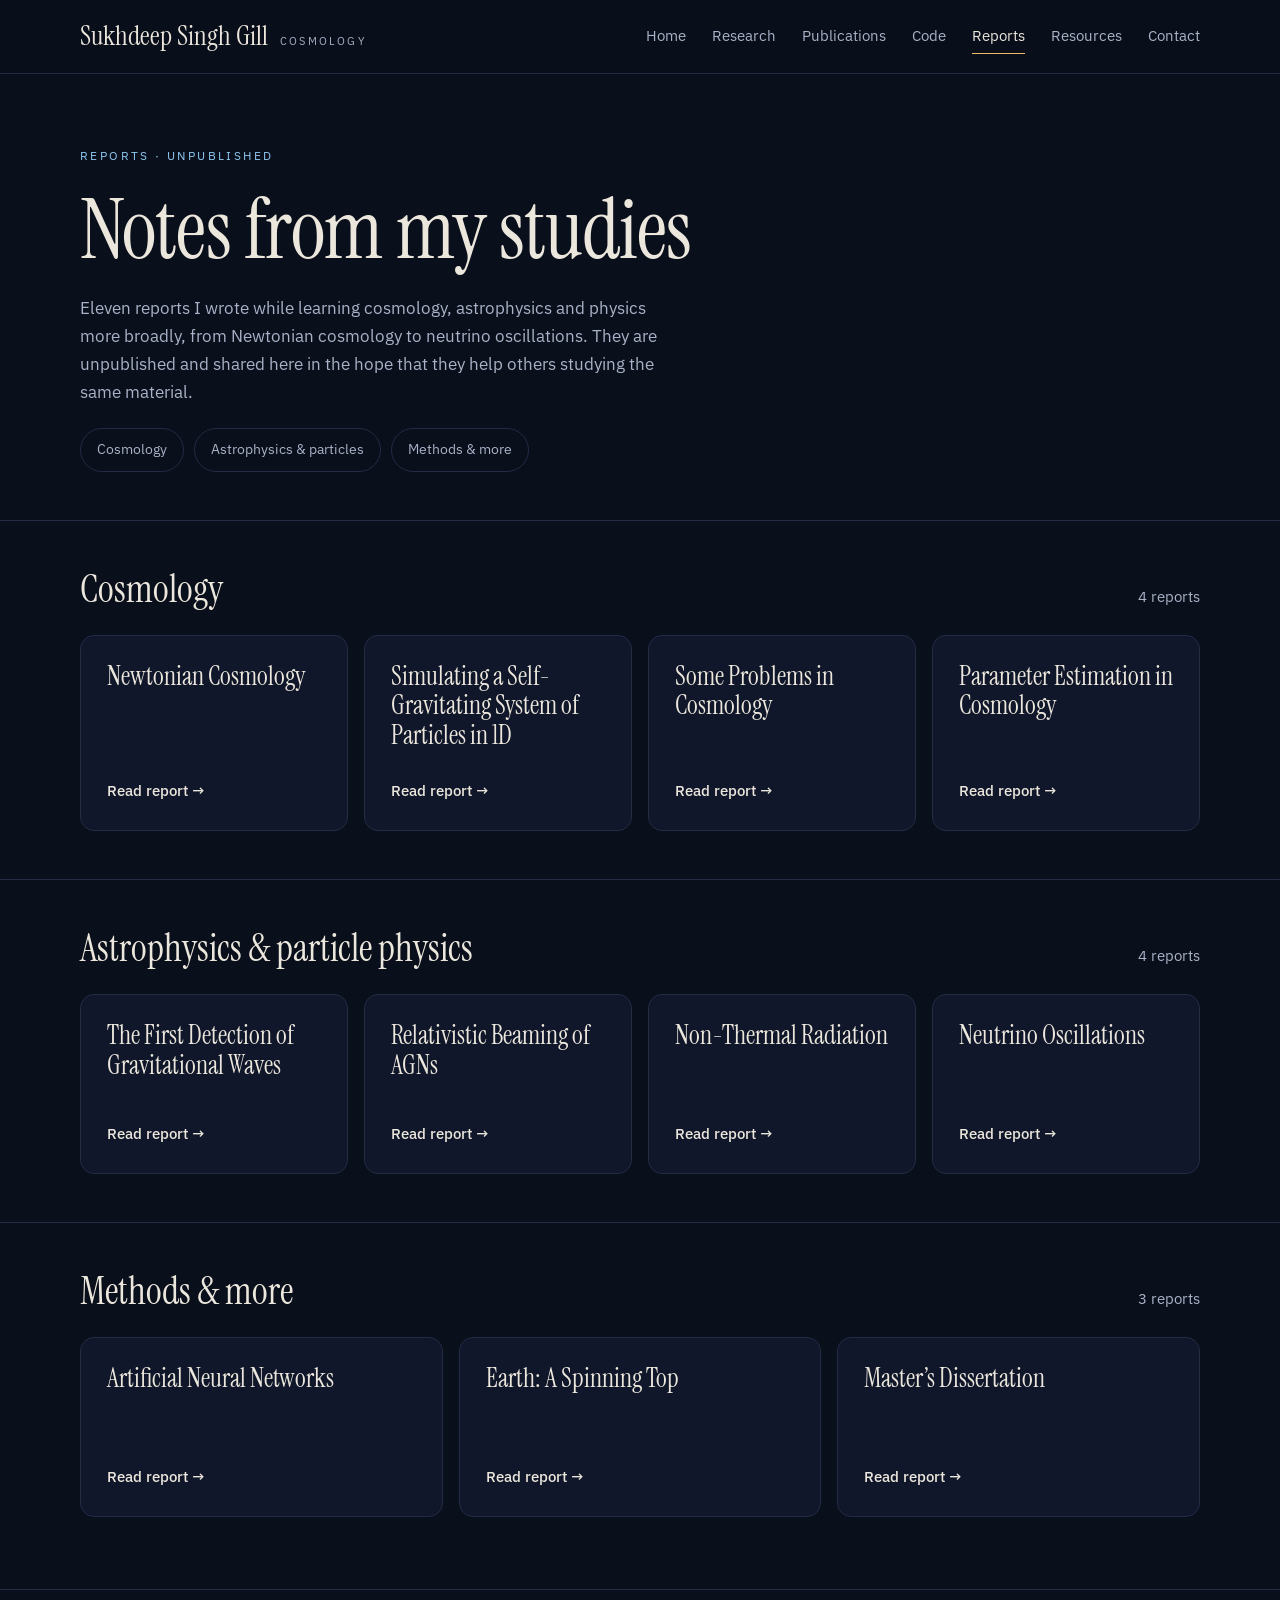
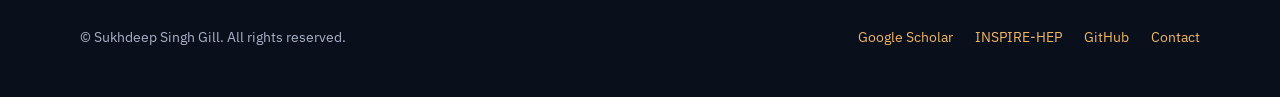
<file: reports.html>
<!doctype html>
<html lang="en">
<head>
<meta charset="utf-8">
<meta name="viewport" content="width=device-width, initial-scale=1, viewport-fit=cover">
<title>Reports · Sukhdeep Singh Gill</title>
<meta name="description" content="Unpublished reports on cosmology, astrophysics and physics written by Sukhdeep Singh Gill.">
<meta name="author" content="Sukhdeep Singh Gill">
<meta name="theme-color" content="#0A0F1C">
<meta name="color-scheme" content="dark">
<meta property="og:type" content="website">
<meta property="og:title" content="Reports · Sukhdeep Singh Gill">
<meta property="og:description" content="Unpublished reports on cosmology, astrophysics and physics written by Sukhdeep Singh Gill.">
<meta property="og:url" content="https://sukhdeepsinghgill.github.io/reports.html">
<link rel="canonical" href="https://sukhdeepsinghgill.github.io/reports.html">
<link rel="icon" href="images/favicon.svg" type="image/svg+xml">
<link rel="preconnect" href="https://fonts.googleapis.com">
<link rel="preconnect" href="https://fonts.gstatic.com" crossorigin>
<link rel="stylesheet" href="https://fonts.googleapis.com/css2?family=IBM+Plex+Sans:ital,wght@0,400;0,500;0,600;1,400&amp;family=Instrument+Serif:ital@0;1&amp;family=STIX+Two+Text:ital,wght@0,400;0,700;1,400&amp;display=swap">
<link rel="stylesheet" href="assets/style.css">
<script>document.documentElement.classList.add('js');</script>
</head>
<body>
<a class="skip-link" href="#main">Skip to content</a>
<header class="site-header">
<div class="wrap">
<a class="brand" href="index.html"><span class="brand-name">Sukhdeep Singh Gill</span><span class="brand-tag">Cosmology</span></a>
<nav class="nav" aria-label="Main">
<a href="index.html">Home</a>
<a href="research.html">Research</a>
<a href="publications.html">Publications</a>
<a href="code.html">Code</a>
<a href="reports.html" aria-current="page">Reports</a>
<a href="resources.html">Resources</a>
<a href="contact.html">Contact</a>
</nav>
</div>
</header>
<main id="main">
<section class="page-intro">
<div class="wrap">
<p class="eyebrow rise">Reports · Unpublished</p>
<h1 class="display rise d1">Notes from my studies</h1>
<p class="intro-text rise d2">Eleven reports I wrote while learning cosmology, astrophysics and physics more broadly, from Newtonian cosmology to neutrino oscillations. They are unpublished and shared here in the hope that they help others studying the same material.</p>
<nav class="chips rise d3" aria-label="Report groups">
<a class="chip" href="#cosmology">Cosmology</a>
<a class="chip" href="#astro">Astrophysics &amp; particles</a>
<a class="chip" href="#more">Methods &amp; more</a>
</nav>
</div>
</section>

<section id="cosmology" class="section" aria-labelledby="cos-h">
<div class="wrap reveal" style="padding-block: 48px">
<div class="section-head" style="margin-bottom: 24px; align-items: baseline">
<h2 id="cos-h" class="h2" style="font-size: 38px">Cosmology</h2>
<p class="small muted">4 reports</p>
</div>
<div class="grid" style="--min: 240px">
<a class="card card-link report" href="https://sites.google.com/view/sukhdeepscosmology/reports/newtonian-cosmology"><span class="card-title grow">Newtonian Cosmology</span><span class="more">Read report <span class="arrow" aria-hidden="true">→</span></span></a>
<a class="card card-link report" href="https://sites.google.com/view/sukhdeepscosmology/reports/simulation-of-1d-self-gravitating-object"><span class="card-title grow">Simulating a Self-Gravitating System of Particles in 1D</span><span class="more">Read report <span class="arrow" aria-hidden="true">→</span></span></a>
<a class="card card-link report" href="https://sites.google.com/view/sukhdeepscosmology/reports/some-problems-in-cosmology"><span class="card-title grow">Some Problems in Cosmology</span><span class="more">Read report <span class="arrow" aria-hidden="true">→</span></span></a>
<a class="card card-link report" href="https://sites.google.com/view/sukhdeepscosmology/reports/parameter-estimation-in-cosmology"><span class="card-title grow">Parameter Estimation in Cosmology</span><span class="more">Read report <span class="arrow" aria-hidden="true">→</span></span></a>
</div>
</div>
</section>

<section id="astro" class="section" aria-labelledby="astro-h">
<div class="wrap reveal" style="padding-block: 48px">
<div class="section-head" style="margin-bottom: 24px; align-items: baseline">
<h2 id="astro-h" class="h2" style="font-size: 38px">Astrophysics &amp; particle physics</h2>
<p class="small muted">4 reports</p>
</div>
<div class="grid" style="--min: 240px">
<a class="card card-link report" href="https://sites.google.com/view/sukhdeepscosmology/reports/detection-of-gravitational-waves"><span class="card-title grow">The First Detection of Gravitational Waves</span><span class="more">Read report <span class="arrow" aria-hidden="true">→</span></span></a>
<a class="card card-link report" href="https://sites.google.com/view/sukhdeepscosmology/reports/relativistic-beaming-of-agns"><span class="card-title grow">Relativistic Beaming of AGNs</span><span class="more">Read report <span class="arrow" aria-hidden="true">→</span></span></a>
<a class="card card-link report" href="https://sites.google.com/view/sukhdeepscosmology/reports/non-thermal-radiations"><span class="card-title grow">Non-Thermal Radiation</span><span class="more">Read report <span class="arrow" aria-hidden="true">→</span></span></a>
<a class="card card-link report" href="https://sites.google.com/view/sukhdeepscosmology/reports/neutrino-oscillations"><span class="card-title grow">Neutrino Oscillations</span><span class="more">Read report <span class="arrow" aria-hidden="true">→</span></span></a>
</div>
</div>
</section>

<section id="more" class="section" aria-labelledby="more-h">
<div class="wrap reveal" style="padding-block: 48px 72px">
<div class="section-head" style="margin-bottom: 24px; align-items: baseline">
<h2 id="more-h" class="h2" style="font-size: 38px">Methods &amp; more</h2>
<p class="small muted">3 reports</p>
</div>
<div class="grid" style="--min: 240px">
<a class="card card-link report" href="https://sites.google.com/view/sukhdeepscosmology/reports/artificial-neural-networks"><span class="card-title grow">Artificial Neural Networks</span><span class="more">Read report <span class="arrow" aria-hidden="true">→</span></span></a>
<a class="card card-link report" href="https://sites.google.com/view/sukhdeepscosmology/reports/earth-a-spinning-top"><span class="card-title grow">Earth: A Spinning Top</span><span class="more">Read report <span class="arrow" aria-hidden="true">→</span></span></a>
<a class="card card-link report" href="https://sites.google.com/view/sukhdeepscosmology/reports/masters-dissertation"><span class="card-title grow">Master’s Dissertation</span><span class="more">Read report <span class="arrow" aria-hidden="true">→</span></span></a>
</div>
</div>
</section>
</main>
<footer class="site-footer">
<div class="wrap">
<p>© Sukhdeep Singh Gill. All rights reserved.</p>
<p class="inline-links"><a href="https://scholar.google.com/citations?user=yd1vCpYAAAAJ&amp;hl=en">Google Scholar</a><a href="https://inspirehep.net/authors/2758668">INSPIRE-HEP</a><a href="https://github.com/sukhdeepsinghgill">GitHub</a><a href="contact.html">Contact</a></p>
</div>
</footer>
<script>
(function () {
  var els = [].slice.call(document.querySelectorAll('.reveal'));
  var still = window.matchMedia && window.matchMedia('(prefers-reduced-motion: reduce)').matches;
  if (!('IntersectionObserver' in window) || still) {
    els.forEach(function (e) { e.classList.add('in'); });
    return;
  }
  var io = new IntersectionObserver(function (entries) {
    entries.forEach(function (en) {
      if (en.isIntersecting) { en.target.classList.add('in'); io.unobserve(en.target); }
    });
  }, { rootMargin: '0px 0px -6% 0px', threshold: 0.05 });
  els.forEach(function (e) { io.observe(e); });
})();
</script>
</body>
</html>
</file>
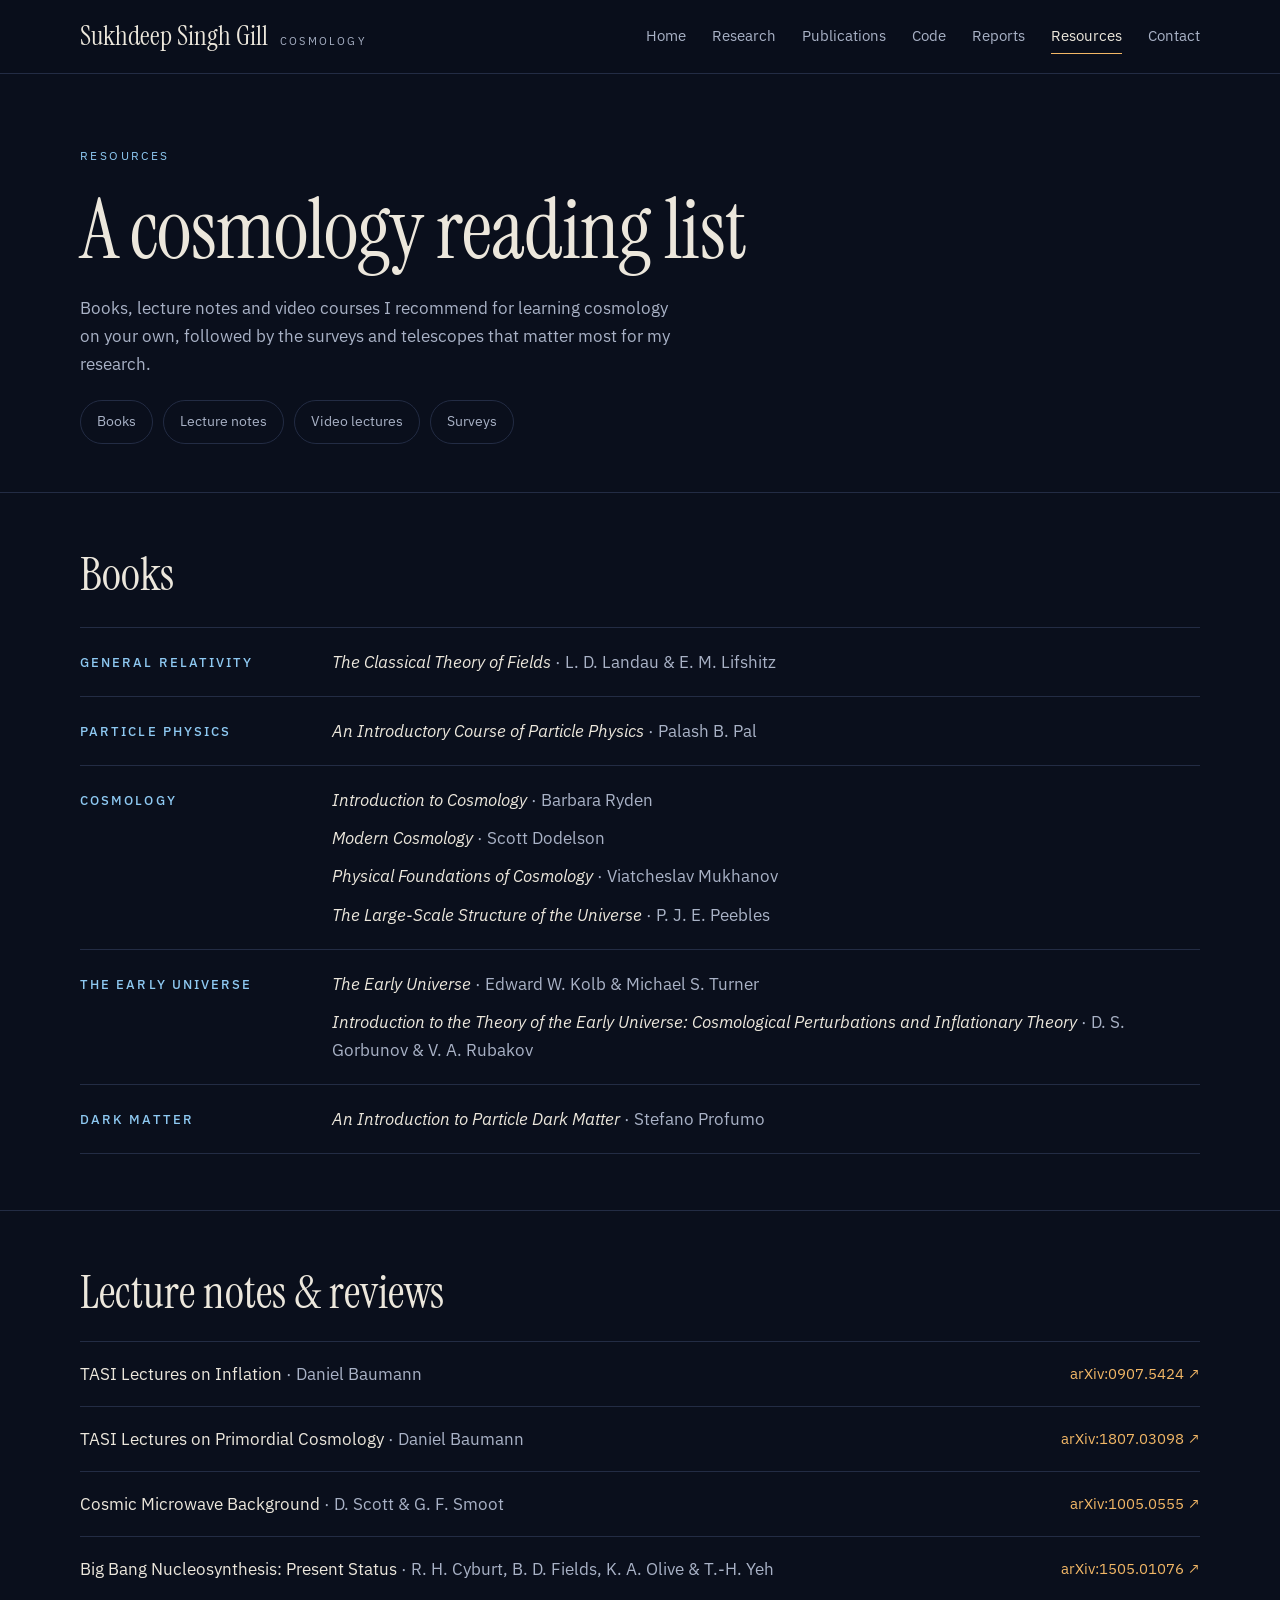
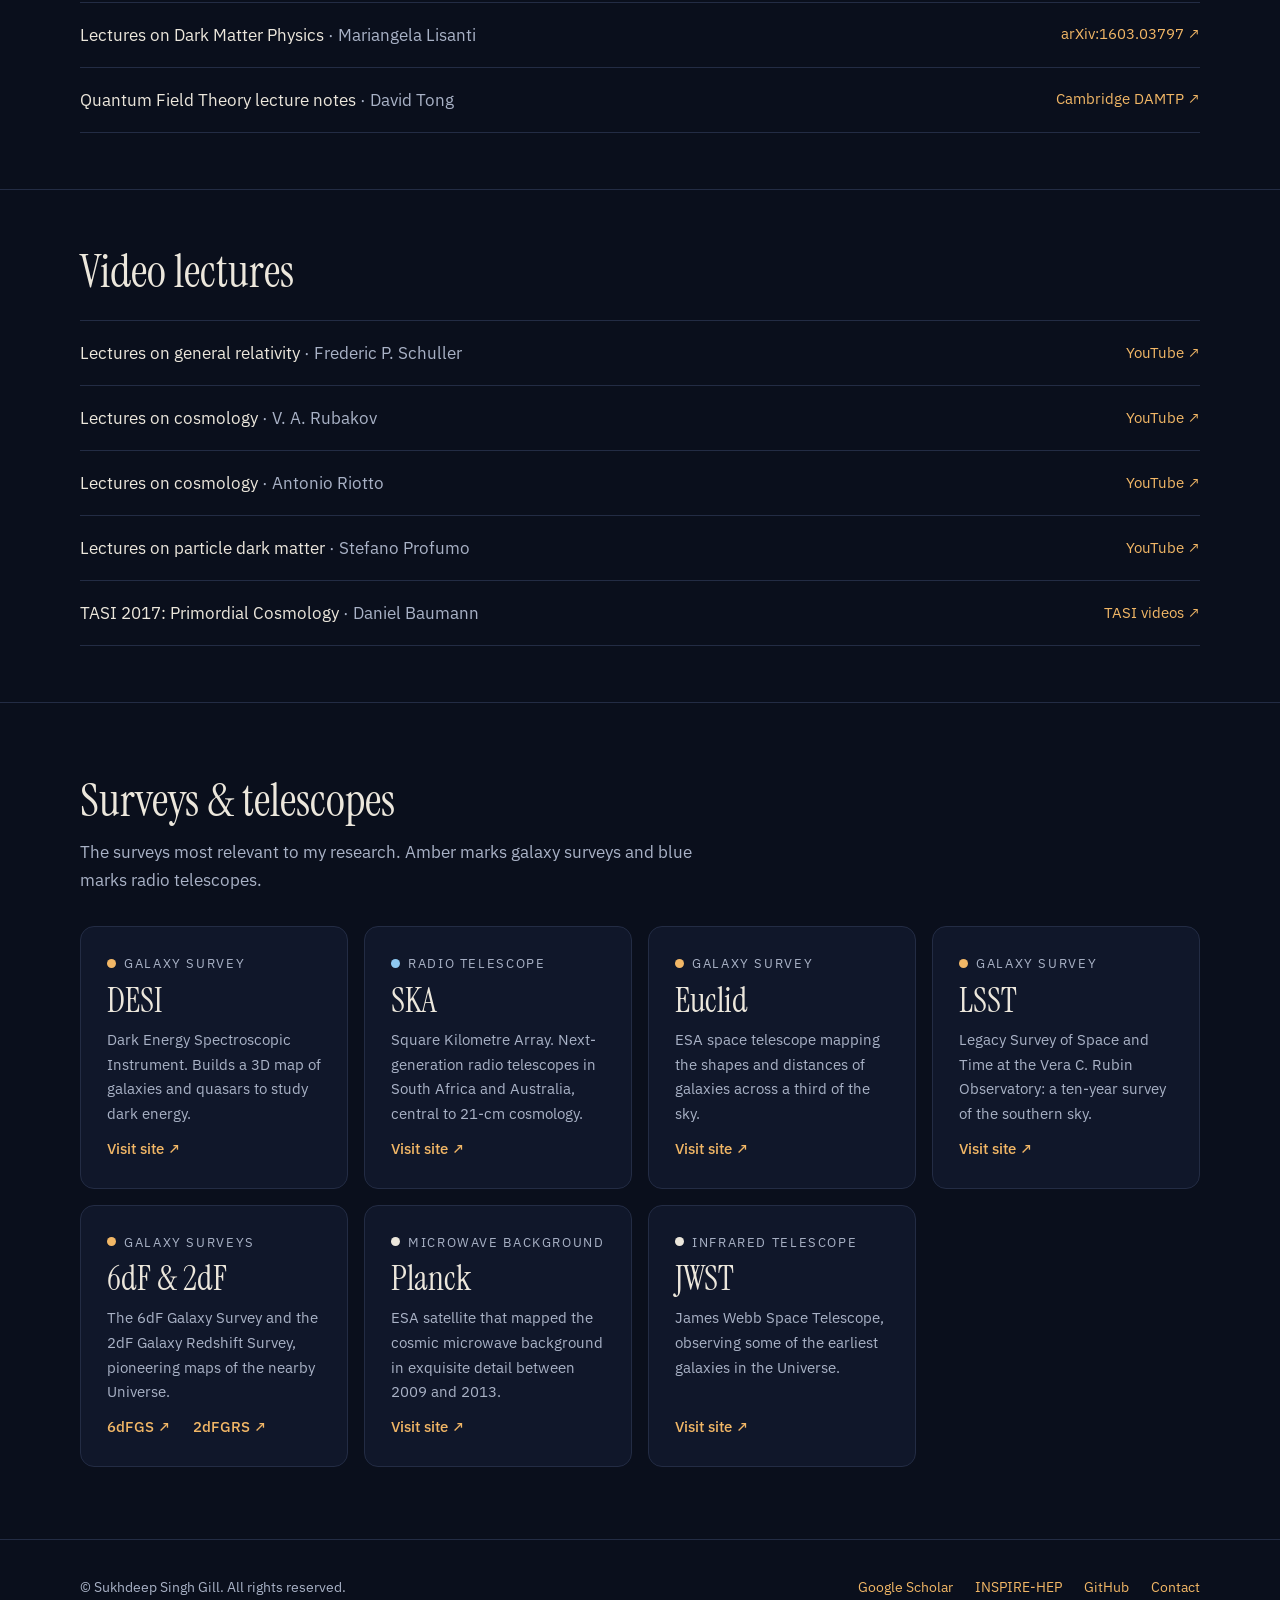
<file: resources.html>
<!doctype html>
<html lang="en">
<head>
<meta charset="utf-8">
<meta name="viewport" content="width=device-width, initial-scale=1, viewport-fit=cover">
<title>Resources · Sukhdeep Singh Gill</title>
<meta name="description" content="A cosmology reading list with books, lecture notes and video lectures, plus key surveys and telescopes.">
<meta name="author" content="Sukhdeep Singh Gill">
<meta name="theme-color" content="#0A0F1C">
<meta name="color-scheme" content="dark">
<meta property="og:type" content="website">
<meta property="og:title" content="Resources · Sukhdeep Singh Gill">
<meta property="og:description" content="A cosmology reading list with books, lecture notes and video lectures, plus key surveys and telescopes.">
<meta property="og:url" content="https://sukhdeepsinghgill.github.io/resources.html">
<link rel="canonical" href="https://sukhdeepsinghgill.github.io/resources.html">
<link rel="icon" href="images/favicon.svg" type="image/svg+xml">
<link rel="preconnect" href="https://fonts.googleapis.com">
<link rel="preconnect" href="https://fonts.gstatic.com" crossorigin>
<link rel="stylesheet" href="https://fonts.googleapis.com/css2?family=IBM+Plex+Sans:ital,wght@0,400;0,500;0,600;1,400&amp;family=Instrument+Serif:ital@0;1&amp;family=STIX+Two+Text:ital,wght@0,400;0,700;1,400&amp;display=swap">
<link rel="stylesheet" href="assets/style.css">
<script>document.documentElement.classList.add('js');</script>
</head>
<body>
<a class="skip-link" href="#main">Skip to content</a>
<header class="site-header">
<div class="wrap">
<a class="brand" href="index.html"><span class="brand-name">Sukhdeep Singh Gill</span><span class="brand-tag">Cosmology</span></a>
<nav class="nav" aria-label="Main">
<a href="index.html">Home</a>
<a href="research.html">Research</a>
<a href="publications.html">Publications</a>
<a href="code.html">Code</a>
<a href="reports.html">Reports</a>
<a href="resources.html" aria-current="page">Resources</a>
<a href="contact.html">Contact</a>
</nav>
</div>
</header>
<main id="main">
<section class="page-intro">
<div class="wrap">
<p class="eyebrow rise">Resources</p>
<h1 class="display rise d1">A cosmology reading list</h1>
<p class="intro-text rise d2">Books, lecture notes and video courses I recommend for learning cosmology on your own, followed by the surveys and telescopes that matter most for my research.</p>
<nav class="chips rise d3" aria-label="On this page">
<a class="chip" href="#books">Books</a>
<a class="chip" href="#notes">Lecture notes</a>
<a class="chip" href="#videos">Video lectures</a>
<a class="chip" href="#surveys">Surveys</a>
</nav>
</div>
</section>

<section id="books" class="section" aria-labelledby="books-h">
<div class="wrap reveal" style="padding-block: 56px">
<h2 id="books-h" class="h2" style="margin-bottom: 28px">Books</h2>
<ul class="rows">
<li class="subject-row"><h3>General relativity</h3><ul><li><em>The Classical Theory of Fields</em><span class="muted"> · L. D. Landau &amp; E. M. Lifshitz</span></li></ul></li>
<li class="subject-row"><h3>Particle physics</h3><ul><li><em>An Introductory Course of Particle Physics</em><span class="muted"> · Palash B. Pal</span></li></ul></li>
<li class="subject-row"><h3>Cosmology</h3><ul>
<li><em>Introduction to Cosmology</em><span class="muted"> · Barbara Ryden</span></li>
<li><em>Modern Cosmology</em><span class="muted"> · Scott Dodelson</span></li>
<li><em>Physical Foundations of Cosmology</em><span class="muted"> · Viatcheslav Mukhanov</span></li>
<li><em>The Large-Scale Structure of the Universe</em><span class="muted"> · P. J. E. Peebles</span></li>
</ul></li>
<li class="subject-row"><h3>The early Universe</h3><ul>
<li><em>The Early Universe</em><span class="muted"> · Edward W. Kolb &amp; Michael S. Turner</span></li>
<li><em>Introduction to the Theory of the Early Universe: Cosmological Perturbations and Inflationary Theory</em><span class="muted"> · D. S. Gorbunov &amp; V. A. Rubakov</span></li>
</ul></li>
<li class="subject-row"><h3>Dark matter</h3><ul><li><em>An Introduction to Particle Dark Matter</em><span class="muted"> · Stefano Profumo</span></li></ul></li>
</ul>
</div>
</section>

<section id="notes" class="section" aria-labelledby="notes-h">
<div class="wrap reveal" style="padding-block: 56px">
<h2 id="notes-h" class="h2" style="margin-bottom: 24px">Lecture notes &amp; reviews</h2>
<ul class="rows">
<li class="link-row"><span>TASI Lectures on Inflation<span class="muted"> · Daniel Baumann</span></span><a href="https://arxiv.org/abs/0907.5424">arXiv:0907.5424 <span class="arrow ne" aria-hidden="true">↗</span></a></li>
<li class="link-row"><span>TASI Lectures on Primordial Cosmology<span class="muted"> · Daniel Baumann</span></span><a href="https://arxiv.org/abs/1807.03098">arXiv:1807.03098 <span class="arrow ne" aria-hidden="true">↗</span></a></li>
<li class="link-row"><span>Cosmic Microwave Background<span class="muted"> · D. Scott &amp; G. F. Smoot</span></span><a href="https://arxiv.org/abs/1005.0555">arXiv:1005.0555 <span class="arrow ne" aria-hidden="true">↗</span></a></li>
<li class="link-row"><span>Big Bang Nucleosynthesis: Present Status<span class="muted"> · R. H. Cyburt, B. D. Fields, K. A. Olive &amp; T.-H. Yeh</span></span><a href="https://arxiv.org/abs/1505.01076">arXiv:1505.01076 <span class="arrow ne" aria-hidden="true">↗</span></a></li>
<li class="link-row"><span>Lectures on Dark Matter Physics<span class="muted"> · Mariangela Lisanti</span></span><a href="https://arxiv.org/abs/1603.03797">arXiv:1603.03797 <span class="arrow ne" aria-hidden="true">↗</span></a></li>
<li class="link-row"><span>Quantum Field Theory lecture notes<span class="muted"> · David Tong</span></span><a href="https://www.damtp.cam.ac.uk/user/tong/qft.html">Cambridge DAMTP <span class="arrow ne" aria-hidden="true">↗</span></a></li>
</ul>
</div>
</section>

<section id="videos" class="section" aria-labelledby="videos-h">
<div class="wrap reveal" style="padding-block: 56px">
<h2 id="videos-h" class="h2" style="margin-bottom: 24px">Video lectures</h2>
<ul class="rows">
<li class="link-row"><span>Lectures on general relativity<span class="muted"> · Frederic P. Schuller</span></span><a href="https://www.youtube.com/watch?v=7G4SqIboeig&amp;list=PLMsYJgjgZE8hh6d6ia2dP1NI0BKNRXbiw">YouTube <span class="arrow ne" aria-hidden="true">↗</span></a></li>
<li class="link-row"><span>Lectures on cosmology<span class="muted"> · V. A. Rubakov</span></span><a href="https://www.youtube.com/playlist?list=PLDxsZU4NC6Z78yiAjiax3_hoLJ6CgrqMe">YouTube <span class="arrow ne" aria-hidden="true">↗</span></a></li>
<li class="link-row"><span>Lectures on cosmology<span class="muted"> · Antonio Riotto</span></span><a href="https://www.youtube.com/playlist?list=PLDxsZU4NC6Z48qC-2ApHG1eg_I96Jw3B9">YouTube <span class="arrow ne" aria-hidden="true">↗</span></a></li>
<li class="link-row"><span>Lectures on particle dark matter<span class="muted"> · Stefano Profumo</span></span><a href="https://www.youtube.com/playlist?list=PLDxsZU4NC6Z614gGi8Dswi9S2u9yMzhTo">YouTube <span class="arrow ne" aria-hidden="true">↗</span></a></li>
<li class="link-row"><span>TASI 2017: Primordial Cosmology<span class="muted"> · Daniel Baumann</span></span><a href="https://physicslearning.colorado.edu/tasi/tasi_2017/tasi_2017.html">TASI videos <span class="arrow ne" aria-hidden="true">↗</span></a></li>
</ul>
</div>
</section>

<section id="surveys" class="section" aria-labelledby="surveys-h">
<div class="wrap reveal">
<div class="section-head">
<div class="stack" style="max-width: 62ch">
<h2 id="surveys-h" class="h2">Surveys &amp; telescopes</h2>
<p class="muted">The surveys most relevant to my research. Amber marks galaxy surveys and blue marks radio telescopes.</p>
</div>
</div>
<div class="grid" style="--min: 250px">
<article class="card"><p class="tag"><span class="dot amber"></span>Galaxy survey</p><h3 class="name-sm">DESI</h3><p class="small muted grow">Dark Energy Spectroscopic Instrument. Builds a 3D map of galaxies and quasars to study dark energy.</p><a class="more" href="https://www.desi.lbl.gov/the-desi-survey/">Visit site <span class="arrow ne" aria-hidden="true">↗</span></a></article>
<article class="card"><p class="tag"><span class="dot blue"></span>Radio telescope</p><h3 class="name-sm">SKA</h3><p class="small muted grow">Square Kilometre Array. Next-generation radio telescopes in South Africa and Australia, central to 21-cm cosmology.</p><a class="more" href="https://www.skatelescope.org/">Visit site <span class="arrow ne" aria-hidden="true">↗</span></a></article>
<article class="card"><p class="tag"><span class="dot amber"></span>Galaxy survey</p><h3 class="name-sm">Euclid</h3><p class="small muted grow">ESA space telescope mapping the shapes and distances of galaxies across a third of the sky.</p><a class="more" href="https://www.euclid-ec.org/">Visit site <span class="arrow ne" aria-hidden="true">↗</span></a></article>
<article class="card"><p class="tag"><span class="dot amber"></span>Galaxy survey</p><h3 class="name-sm">LSST</h3><p class="small muted grow">Legacy Survey of Space and Time at the Vera C. Rubin Observatory: a ten-year survey of the southern sky.</p><a class="more" href="https://www.lsst.org/">Visit site <span class="arrow ne" aria-hidden="true">↗</span></a></article>
<article class="card"><p class="tag"><span class="dot amber"></span>Galaxy surveys</p><h3 class="name-sm">6dF &amp; 2dF</h3><p class="small muted grow">The 6dF Galaxy Survey and the 2dF Galaxy Redshift Survey, pioneering maps of the nearby Universe.</p><p class="inline-links"><a class="more" href="http://www.6dfgs.net">6dFGS <span class="arrow ne" aria-hidden="true">↗</span></a><a class="more" href="http://www.2dfgrs.net">2dFGRS <span class="arrow ne" aria-hidden="true">↗</span></a></p></article>
<article class="card"><p class="tag"><span class="dot"></span>Microwave background</p><h3 class="name-sm">Planck</h3><p class="small muted grow">ESA satellite that mapped the cosmic microwave background in exquisite detail between 2009 and 2013.</p><a class="more" href="https://www.esa.int/planck">Visit site <span class="arrow ne" aria-hidden="true">↗</span></a></article>
<article class="card"><p class="tag"><span class="dot"></span>Infrared telescope</p><h3 class="name-sm">JWST</h3><p class="small muted grow">James Webb Space Telescope, observing some of the earliest galaxies in the Universe.</p><a class="more" href="https://www.jwst.nasa.gov/">Visit site <span class="arrow ne" aria-hidden="true">↗</span></a></article>
</div>
</div>
</section>
</main>
<footer class="site-footer">
<div class="wrap">
<p>© Sukhdeep Singh Gill. All rights reserved.</p>
<p class="inline-links"><a href="https://scholar.google.com/citations?user=yd1vCpYAAAAJ&amp;hl=en">Google Scholar</a><a href="https://inspirehep.net/authors/2758668">INSPIRE-HEP</a><a href="https://github.com/sukhdeepsinghgill">GitHub</a><a href="contact.html">Contact</a></p>
</div>
</footer>
<script>
(function () {
  var els = [].slice.call(document.querySelectorAll('.reveal'));
  var still = window.matchMedia && window.matchMedia('(prefers-reduced-motion: reduce)').matches;
  if (!('IntersectionObserver' in window) || still) {
    els.forEach(function (e) { e.classList.add('in'); });
    return;
  }
  var io = new IntersectionObserver(function (entries) {
    entries.forEach(function (en) {
      if (en.isIntersecting) { en.target.classList.add('in'); io.unobserve(en.target); }
    });
  }, { rootMargin: '0px 0px -6% 0px', threshold: 0.05 });
  els.forEach(function (e) { io.observe(e); });
})();
</script>
</body>
</html>
</file>
<file: assets/style.css>
/* Sukhdeep Singh Gill · Cosmology
   Layout: one centred column (1160px), sticky header, sections divided by hairline rules.
   Look: night-sky ink ground; amber marks galaxy work, blue marks 21-cm work. */

:root {
  --ink: #0A0F1C;
  --panel: #10172A;
  --panel-hi: #141C30;
  --rule: #232C44;
  --rule-hi: #3A4566;
  --star: #ECE7DC;
  --dim: #A9B2C6;
  --blue: #8EC9F2;
  --amber: #F2B766;

  --serif: 'Instrument Serif', Georgia, 'Times New Roman', serif;
  --sans: 'IBM Plex Sans', ui-sans-serif, system-ui, -apple-system, 'Segoe UI', sans-serif;
  --math: 'STIX Two Text', Cambria, 'Times New Roman', serif;

  --ease: cubic-bezier(.2, .7, .2, 1);
  --wrap: 1160px;
  color-scheme: dark;
}

/* ---------- Base ---------- */
*, *::before, *::after { box-sizing: border-box; }
html { scroll-behavior: smooth; -webkit-text-size-adjust: 100%; scroll-padding-top: 96px; }
body {
  margin: 0;
  background: var(--ink);
  color: var(--star);
  font: 400 17px/1.65 var(--sans);
  -webkit-font-smoothing: antialiased;
}
img { max-width: 100%; display: block; }
a { color: var(--amber); text-decoration: none; transition: color .3s ease; }
a:hover { color: var(--star); }
:focus-visible { outline: 2px solid var(--blue); outline-offset: 4px; border-radius: 3px; }
h1, h2, h3, p, ul, ol, dl, dd, figure, blockquote { margin: 0; }
ul, ol { padding: 0; list-style: none; }

.skip-link {
  position: absolute; left: 16px; top: -60px; z-index: 50;
  padding: 10px 16px; border-radius: 8px; background: var(--amber); color: var(--ink); font-weight: 600;
}
.skip-link:focus { top: 12px; color: var(--ink); }

.wrap {
  max-width: var(--wrap);
  margin: 0 auto;
  padding-left: max(20px, env(safe-area-inset-left, 0px));
  padding-right: max(20px, env(safe-area-inset-right, 0px));
}

/* ---------- Header ---------- */
.site-header {
  position: sticky; top: 0; z-index: 20;
  background: rgba(10, 15, 28, .84);
  -webkit-backdrop-filter: blur(12px);
  backdrop-filter: blur(12px);
  border-bottom: 1px solid var(--rule);
  view-transition-name: site-header;
}
.site-header .wrap {
  display: flex; flex-wrap: wrap; align-items: center; justify-content: space-between;
  gap: 8px 32px; padding-block: 16px;
}
.brand { display: flex; align-items: baseline; gap: 12px; color: var(--star); }
.brand:hover { color: var(--star); }
.brand-name { font-family: var(--serif); font-size: 27px; line-height: 1; }
.brand-tag { font-size: 11px; letter-spacing: .2em; text-transform: uppercase; color: var(--dim); }

.nav { display: flex; flex-wrap: wrap; gap: 2px 26px; font-size: 15px; }
.nav a { position: relative; display: inline-block; padding: 8px 0; color: var(--dim); white-space: nowrap; }
.nav a::after {
  content: ""; position: absolute; left: 0; right: 0; bottom: 3px; height: 1px;
  background: var(--amber); transform: scaleX(0); transform-origin: left;
  transition: transform .45s var(--ease);
}
.nav a:hover, .nav a[aria-current="page"] { color: var(--star); }
.nav a:hover::after, .nav a[aria-current="page"]::after { transform: scaleX(1); }

@media (max-width: 720px) {
  .site-header .wrap { padding-block: 12px 4px; }
  .nav {
    width: 100%; flex-wrap: nowrap; overflow-x: auto; gap: 22px;
    scrollbar-width: none; -webkit-mask-image: linear-gradient(90deg, #000 88%, transparent);
    mask-image: linear-gradient(90deg, #000 88%, transparent);
  }
  .nav::-webkit-scrollbar { display: none; }
}

/* ---------- Type ---------- */
.eyebrow { font-size: 12px; letter-spacing: .2em; text-transform: uppercase; color: var(--blue); }
.display {
  font-family: var(--serif); font-weight: 400; font-size: clamp(48px, 7vw, 84px);
  line-height: 1; letter-spacing: -.01em; text-wrap: balance;
}
.lead {
  font-family: var(--serif); font-style: italic; font-size: clamp(22px, 2.5vw, 29px);
  line-height: 1.32; text-wrap: balance; max-width: 36ch;
}
.intro-text { max-width: 60ch; color: var(--dim); }
.h2 { font-family: var(--serif); font-weight: 400; font-size: clamp(34px, 4vw, 46px); line-height: 1.1; text-wrap: balance; }
.h3 { font-family: var(--serif); font-weight: 400; font-size: 30px; line-height: 1.15; }
.h3-sans { font-size: 21px; font-weight: 600; line-height: 1.3; }
.muted { color: var(--dim); }
.small { font-size: 15px; }
.prose { max-width: 66ch; display: flex; flex-direction: column; gap: 20px; }
.prose p { color: var(--dim); }
.prose p a { text-decoration: underline; text-decoration-color: rgba(242, 183, 102, .4); text-underline-offset: 3px; }

/* ---------- Layout ---------- */
.section { border-top: 1px solid var(--rule); }
.section > .wrap { padding-block: 72px; }
.page-intro > .wrap { padding-block: 72px 48px; display: flex; flex-direction: column; gap: 22px; }
.stack { display: flex; flex-direction: column; gap: var(--gap, 16px); }
.section-head { display: flex; flex-wrap: wrap; align-items: flex-end; justify-content: space-between; gap: 16px; margin-bottom: 32px; }
.section-head .stack { --gap: 12px; }
.split { display: flex; flex-wrap: wrap; gap: 48px 64px; }
.split > .main { flex: 999 1 520px; min-width: 0; }
.split > .side { flex: 1 1 340px; min-width: 0; align-self: flex-start; }
.grid { display: grid; gap: 16px; grid-template-columns: repeat(auto-fit, minmax(min(100%, var(--min, 300px)), 1fr)); }
.grid.fill { grid-template-columns: repeat(auto-fill, minmax(min(100%, var(--min, 300px)), 1fr)); }

/* ---------- Buttons, chips, links ---------- */
.actions { display: flex; flex-wrap: wrap; gap: 12px; }
.btn {
  display: inline-flex; align-items: center; gap: 10px; min-height: 48px; padding: 0 22px;
  border-radius: 999px; font-weight: 600; font-size: 15px;
  transition: transform .3s ease, filter .3s ease, border-color .3s ease, color .3s ease;
}
.btn:hover { transform: translateY(-2px); }
.btn-solid { background: var(--amber); color: var(--ink); }
.btn-solid:hover { color: var(--ink); filter: brightness(1.1); }
.btn-ghost { border: 1px solid var(--rule-hi); color: var(--star); font-weight: 500; }
.btn-ghost:hover { border-color: var(--amber); color: var(--amber); }

.chips { display: flex; flex-wrap: wrap; gap: 10px; }
.chip {
  display: inline-flex; align-items: center; gap: 8px; min-height: 44px; padding: 0 16px;
  border: 1px solid var(--rule); border-radius: 999px; color: var(--dim); font-size: 14px;
  transition: border-color .3s ease, color .3s ease, background-color .3s ease;
}
.chip:hover { border-color: var(--amber); color: var(--star); background: var(--panel-hi); }

.arrow { display: inline-block; transition: transform .3s ease; }
a:hover .arrow { transform: translateX(5px); }
a:hover .arrow.ne { transform: translate(3px, -3px); }
.more { font-size: 15px; font-weight: 500; }
.inline-links { display: flex; flex-wrap: wrap; gap: 6px 22px; font-size: 14px; }

/* ---------- Cards ---------- */
.card {
  display: flex; flex-direction: column; gap: 10px; padding: 26px;
  border: 1px solid var(--rule); border-radius: 14px; background: var(--panel); color: var(--star);
}
.card.plain { background: transparent; padding: 30px; gap: 12px; }
.card-link { transition: transform .45s var(--ease), border-color .45s ease, background-color .45s ease; }
.card-link:hover { transform: translateY(-4px); border-color: var(--amber); background: var(--panel-hi); color: var(--star); }
.card-title { font-family: var(--serif); font-size: 26px; line-height: 1.15; }
.card .grow { flex: 1 1 auto; }

.tag { display: flex; align-items: center; gap: 8px; font-size: 12.5px; letter-spacing: .13em; text-transform: uppercase; color: var(--dim); }
.tag.amber { color: var(--amber); }
.tag.blue { color: var(--blue); }
.dot { width: 9px; height: 9px; border-radius: 50%; flex: none; display: inline-block; background: var(--star); }
.dot.amber { background: var(--amber); }
.dot.blue { background: var(--blue); }
.key { display: flex; flex-wrap: wrap; gap: 8px 24px; font-size: 14px; color: var(--dim); }
.key li { display: flex; align-items: center; gap: 8px; }

/* ---------- Hero ---------- */
.hero > .wrap { padding-block: 72px 56px; display: flex; flex-wrap: wrap; align-items: center; gap: 48px; }
.hero-text { flex: 1 1 460px; min-width: 0; display: flex; flex-direction: column; gap: 22px; }
.hero-art { flex: 1 1 420px; min-width: 0; display: flex; flex-direction: column; gap: 10px; }
.hero-art svg { width: 100%; height: auto; display: block; }
.hero-art figcaption { font-size: 13px; color: var(--dim); text-align: right; }

/* ---------- Facts panel ---------- */
.facts { border: 1px solid var(--rule); border-radius: 14px; background: var(--panel); overflow: hidden; }
.facts .portrait { aspect-ratio: 4 / 5; border-bottom: 1px solid var(--rule); background: var(--ink); }
.facts .portrait img { width: 100%; height: 100%; object-fit: cover; }
.facts dl > div { padding: 18px 22px; border-bottom: 1px solid var(--rule); }
.facts dl > div:last-child { border-bottom: 0; }
.facts dt { font-size: 12px; letter-spacing: .16em; text-transform: uppercase; color: var(--dim); }
.facts dd { margin-top: 4px; font-size: 15px; line-height: 1.5; }

/* ---------- Ruled lists ---------- */
.rows > li { border-top: 1px solid var(--rule); }
.rows > li:last-child { border-bottom: 1px solid var(--rule); }
.pub-row { display: flex; flex-wrap: wrap; gap: 6px 32px; padding: 22px 0; }
.pub-row .yr { flex: 0 0 64px; font-size: 15px; color: var(--dim); font-variant-numeric: tabular-nums; }
.pub-row .body { flex: 1 1 520px; min-width: 0; display: flex; flex-direction: column; gap: 4px; }
.pub-row .body a { color: var(--star); font-size: 19px; font-weight: 500; line-height: 1.4; }
.pub-row .body a:hover { color: var(--amber); }

.link-row {
  display: flex; flex-wrap: wrap; align-items: center; justify-content: space-between; gap: 8px 24px;
  padding: 18px 0; transition: background-color .35s ease, padding .35s var(--ease);
}
.link-row:hover { background: var(--panel); padding-left: 14px; padding-right: 14px; }
.link-row > span { flex: 1 1 460px; min-width: 0; }
.link-row a { font-size: 15px; white-space: nowrap; }

.subject-row { display: flex; flex-wrap: wrap; gap: 8px 32px; padding: 20px 0; }
.subject-row h3 { flex: 0 0 220px; font-size: 13px; letter-spacing: .16em; text-transform: uppercase; font-weight: 500; color: var(--blue); padding-top: 4px; }
.subject-row ul { flex: 1 1 520px; min-width: 0; display: flex; flex-direction: column; gap: 10px; }
.subject-row em { font-style: italic; }

/* ---------- Timeline of contributions ---------- */
.contrib { display: flex; flex-wrap: wrap; gap: 8px 40px; padding: 28px 0; }
.contrib .yr { flex: 0 0 100px; font-family: var(--serif); font-size: 34px; line-height: 1; color: var(--dim); font-variant-numeric: tabular-nums; }
.contrib .body { flex: 1 1 560px; min-width: 0; max-width: 72ch; display: flex; flex-direction: column; gap: 10px; }
.contrib .body p { color: var(--dim); }

/* ---------- Publications ---------- */
.year-group { display: flex; flex-wrap: wrap; gap: 12px 40px; padding: 36px 0; border-top: 1px solid var(--rule); }
.year-group:last-child { border-bottom: 1px solid var(--rule); }
.year-group > h2 { flex: 0 0 120px; font-family: var(--serif); font-weight: 400; font-size: 48px; line-height: 1; color: var(--dim); font-variant-numeric: tabular-nums; }
.year-group > .papers { flex: 1 1 640px; min-width: 0; display: flex; flex-direction: column; gap: 8px; }
.paper {
  display: flex; flex-direction: column; gap: 10px; padding: 24px; border: 1px solid transparent; border-radius: 14px;
  transition: border-color .45s ease, background-color .45s ease, transform .45s var(--ease);
}
.paper:hover { border-color: var(--rule-hi); background: var(--panel); transform: translateX(4px); }
.paper h3 { font-size: 21px; font-weight: 500; line-height: 1.35; }
.paper h3 a { color: var(--star); }
.paper h3 a:hover { color: var(--amber); }
.paper .authors, .paper .venue { font-size: 15px; color: var(--dim); }
.paper .venue { font-style: italic; }
.me { color: var(--star); font-weight: 600; }
.paper .chips { padding-top: 4px; gap: 8px; }

/* ---------- Papers with summaries and figures ---------- */
[hidden] { display: none !important; }
.filters { display: flex; flex-direction: column; gap: 10px; padding-top: 6px; }
button.chip { background: transparent; font: inherit; font-size: 14px; cursor: pointer; }
.chip[aria-pressed="true"] { border-color: var(--amber); color: var(--star); background: var(--panel-hi); }
.paper.has-fig { display: grid; grid-template-columns: minmax(0, 1.05fr) minmax(0, 1fr); column-gap: 32px; row-gap: 20px; align-items: start; }
.paper.has-fig:hover { transform: none; }
.paper .text { display: flex; flex-direction: column; gap: 10px; min-width: 0; }
.summary { display: flex; flex-direction: column; gap: 8px; margin-top: 4px; }
.summary p, .summary-line { font-size: 15.5px; line-height: 1.6; color: var(--dim); }
.summary .lbl { color: var(--star); font-weight: 600; }
.paper .fig { display: flex; flex-direction: column; gap: 10px; min-width: 0; }
.fig-frame { border: 1px solid var(--rule); border-radius: 12px; background: var(--panel); padding: 10px; overflow: hidden; }
.fig-frame img, .fig-frame svg { display: block; width: 100%; height: auto; }
.fig-frame.light { background: #fff; border-color: #fff; padding: 12px; }
.paper .fig figcaption { font-size: 13.5px; line-height: 1.55; color: var(--dim); }
.fig-kind { display: inline-block; margin-right: 8px; font-size: 11px; letter-spacing: .14em; text-transform: uppercase; color: var(--blue); }
.nw { white-space: nowrap; }
.ss { display: inline-flex; flex-direction: column; vertical-align: 0.32em; font-size: .68em; line-height: 1.05; margin-left: 1px; }
.chart .pt { cursor: default; }
.chart .pt:hover > circle:not(:last-child), .chart .pt:hover > path:not(:first-of-type) { stroke: #ECE7DC; }
@media (max-width: 960px) { .paper.has-fig { grid-template-columns: 1fr; } }
.fig-frame.scroll { overflow-x: auto; }
@media (max-width: 600px) { .fig-frame.scroll .chart { min-width: 520px; } }

/* ---------- Math ---------- */
.math { font-family: var(--math); }
.eq { overflow-x: auto; }
.eq p { font-family: var(--math); font-size: 19px; line-height: 1.6; color: var(--star); }
.eq .nw { white-space: nowrap; }
.eq.big p { white-space: nowrap; }
.eq.big p { font-size: 26px; }
.frac { display: inline-flex; flex-direction: column; align-items: center; vertical-align: middle; line-height: 1.2; }
.frac > span { padding: 0 4px; }
.frac > span + span { border-top: 1px solid currentColor; }
.panel { display: flex; flex-direction: column; gap: 18px; padding: 30px; border: 1px solid var(--rule); border-radius: 16px; background: var(--panel); }
.panel .note { font-size: 14px; color: var(--dim); }
.panel .note.ruled { border-top: 1px solid var(--rule); padding-top: 16px; }
.panel svg { width: 100%; max-width: 300px; height: auto; align-self: center; display: block; }

/* ---------- Cosmic timeline ---------- */
.cosmic-timeline { display: grid; grid-template-columns: repeat(auto-fit, minmax(min(100%, 160px), 1fr)); margin-top: 40px; }
.cosmic-timeline li { display: flex; flex-direction: column; gap: 8px; padding: 0 16px 24px 0; border-top: 2px solid var(--rule); }
.cosmic-timeline .pt { width: 12px; height: 12px; margin-top: -7px; border-radius: 50%; background: var(--star); }
.cosmic-timeline .pt.blue { background: var(--blue); }
.cosmic-timeline .pt.amber { background: var(--amber); }
.cosmic-timeline .when { font-size: 14px; color: var(--dim); }
.cosmic-timeline .what { font-weight: 600; font-size: 16px; line-height: 1.3; }
.cosmic-timeline .why { font-size: 14px; color: var(--dim); line-height: 1.5; }

/* ---------- Figures ---------- */
.gallery { --min: 330px; row-gap: 32px; column-gap: 20px; }
.gallery figure { display: flex; flex-direction: column; gap: 14px; }
.frame {
  aspect-ratio: 4 / 3; max-width: 100%; border: 1px solid var(--rule); border-radius: 12px;
  background: var(--panel); overflow: hidden; display: flex; align-items: center; justify-content: center;
}
.frame img { width: 100%; height: 100%; object-fit: cover; }
.frame svg { width: 100%; height: 100%; display: block; padding: 12px; }
.gallery figcaption { font-size: 15px; line-height: 1.6; color: var(--dim); }
.gallery figcaption strong { color: var(--star); font-weight: 600; }
.gallery figure.wide { grid-column: 1 / -1; }
.frame.auto { aspect-ratio: auto; }
.frame.auto img { height: auto; }

/* ---------- Code page ---------- */
.repo { gap: 14px; padding: 30px; }
.repo .name { font-family: var(--serif); font-size: 40px; line-height: 1; }
.repo .full { font-size: 14px; color: var(--dim); letter-spacing: .02em; }
.io { display: grid; grid-template-columns: auto 1fr; gap: 6px 16px; font-size: 15px; padding: 14px 0; border-block: 1px solid var(--rule); }
.io dt { color: var(--dim); font-size: 12px; letter-spacing: .14em; text-transform: uppercase; padding-top: 3px; }
.io dd { color: var(--star); }

/* ---------- Reports & surveys ---------- */
.report { min-height: 180px; justify-content: space-between; gap: 28px; }
.name-sm { font-family: var(--serif); font-weight: 400; font-size: 34px; line-height: 1; }
button.btn { border: 1px solid var(--rule-hi); }

/* ---------- Contact ---------- */
.big-line { font-family: var(--serif); font-size: clamp(24px, 2.6vw, 30px); line-height: 1.2; overflow-wrap: anywhere; }
.contact-list li { padding: 12px 0; border-bottom: 1px solid var(--rule); }
.contact-list li:last-child { border-bottom: 0; }
.contact-list a { display: flex; justify-content: space-between; align-items: center; gap: 16px; min-height: 32px; color: var(--star); font-size: 18px; }
.contact-list a:hover { color: var(--amber); }
.contact-list .arrow { color: var(--amber); }
address { font-style: normal; display: flex; flex-direction: column; gap: 2px; }

/* ---------- Quote ---------- */
.quote > figure { max-width: 900px; margin: 0 auto; padding: 88px max(20px, env(safe-area-inset-right, 0px)) 88px max(20px, env(safe-area-inset-left, 0px)); display: flex; flex-direction: column; gap: 18px; text-align: center; }
.quote blockquote { font-family: var(--serif); font-style: italic; font-size: clamp(28px, 3.6vw, 42px); line-height: 1.25; text-wrap: balance; }
.quote figcaption { font-size: 13px; letter-spacing: .2em; text-transform: uppercase; color: var(--dim); }

/* ---------- Footer ---------- */
.site-footer { border-top: 1px solid var(--rule); }
.site-footer .wrap { padding-block: 36px 48px; display: flex; flex-wrap: wrap; justify-content: space-between; gap: 16px 32px; font-size: 14px; color: var(--dim); }

/* ---------- Motion ---------- */
@keyframes rise { from { opacity: 0; transform: translateY(18px); } to { opacity: 1; transform: none; } }
@keyframes twinkle { 0%, 100% { opacity: .3; } 50% { opacity: 1; } }
@keyframes drift { from { transform: translate(0, 0); } to { transform: translate(-12px, 8px); } }

.rise { animation: rise .9s var(--ease) both; }
.d1 { animation-delay: .1s; } .d2 { animation-delay: .2s; } .d3 { animation-delay: .3s; } .d4 { animation-delay: .4s; }
.tw1 { animation: twinkle 4.5s ease-in-out infinite; }
.tw2 { animation: twinkle 6s ease-in-out 1.5s infinite; }
.drift { animation: drift 22s ease-in-out infinite alternate; }

/* Scroll reveal: only hidden once the page script has confirmed it can reveal them */
.js .reveal { opacity: 0; transform: translateY(24px); transition: opacity .8s var(--ease), transform .8s var(--ease); }
.js .reveal.in { opacity: 1; transform: none; }

/* Smooth cross-fade between pages (Chrome, Edge, Safari 18.2+; other browsers just load normally) */
@view-transition { navigation: auto; }
::view-transition-old(root) { animation: vt-out .28s var(--ease) both; }
::view-transition-new(root) { animation: vt-in .5s var(--ease) both; }
@keyframes vt-out { to { opacity: 0; transform: translateY(-8px); } }
@keyframes vt-in { from { opacity: 0; transform: translateY(14px); } }

@media (prefers-reduced-motion: reduce) {
  html { scroll-behavior: auto; }
  *, *::before, *::after { animation: none !important; transition: none !important; }
  .js .reveal { opacity: 1; transform: none; }
  ::view-transition-group(*), ::view-transition-old(*), ::view-transition-new(*) { animation: none !important; }
}
</file>
